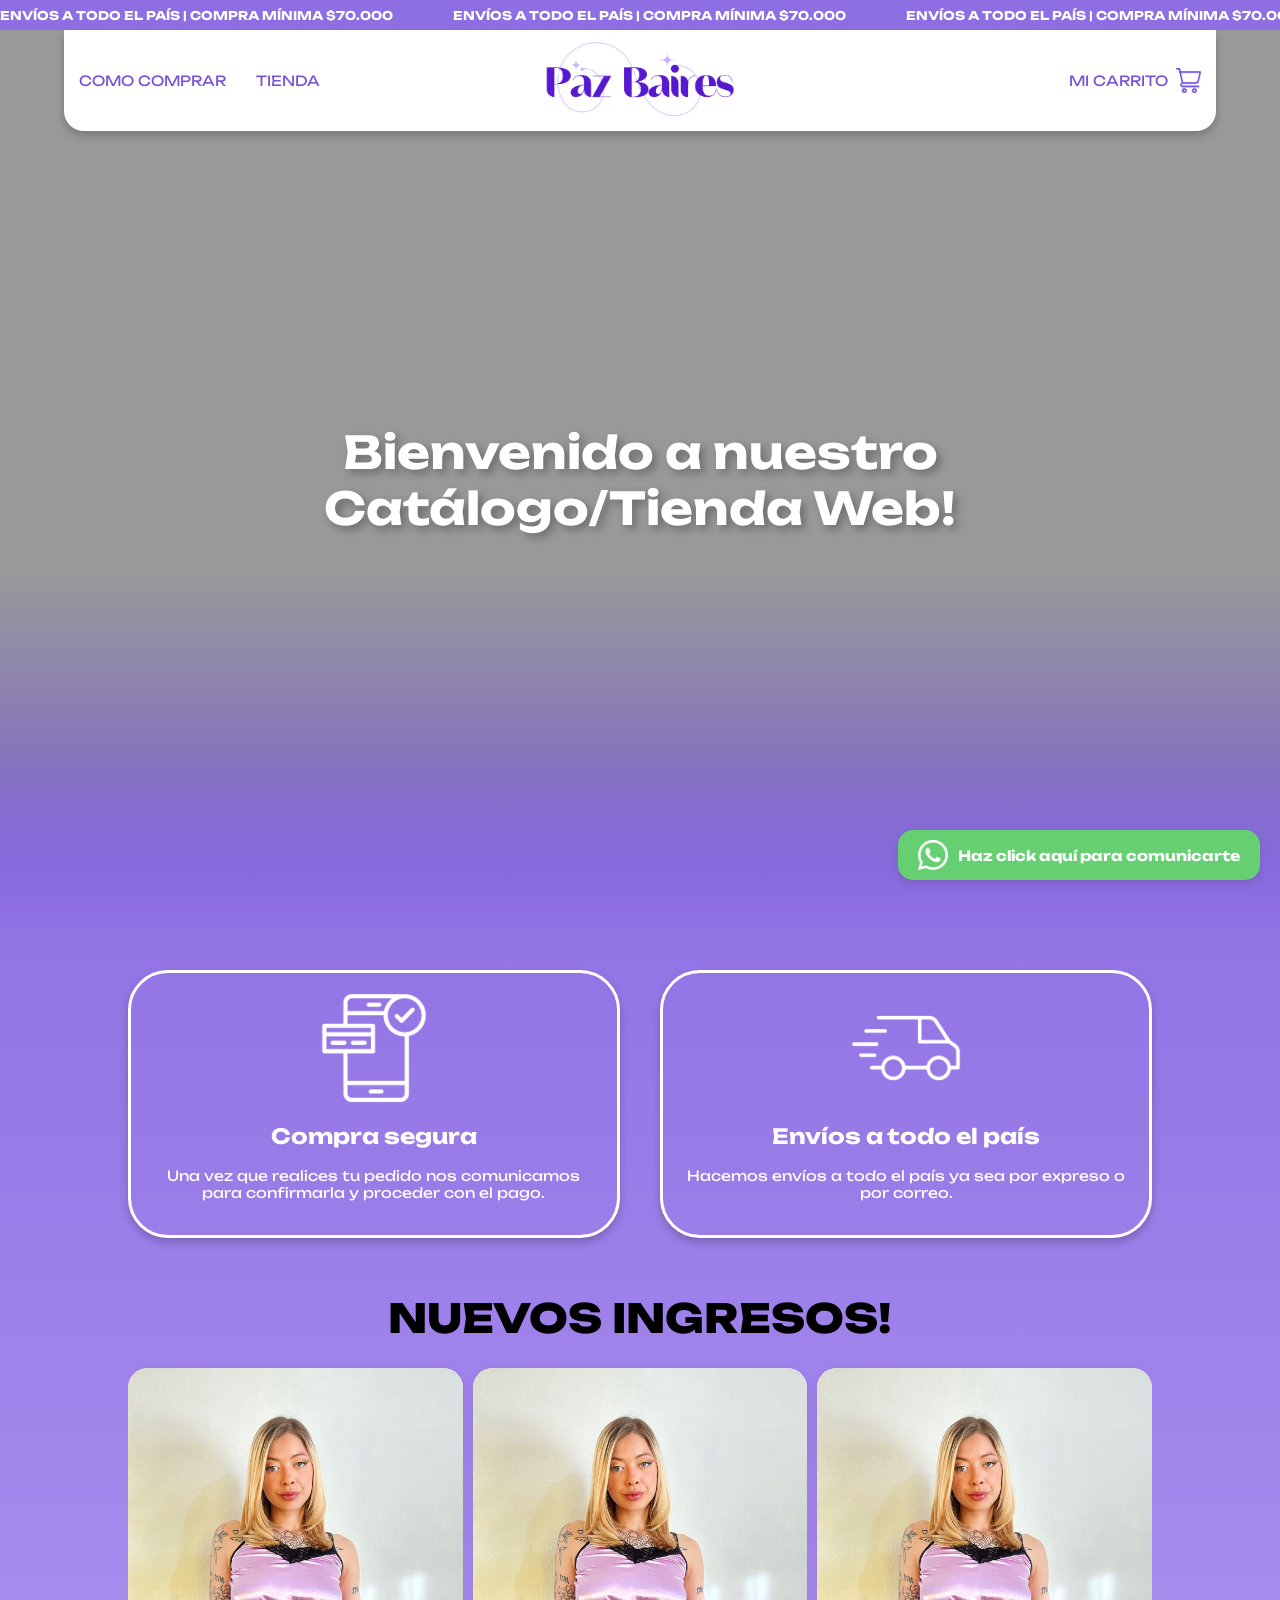
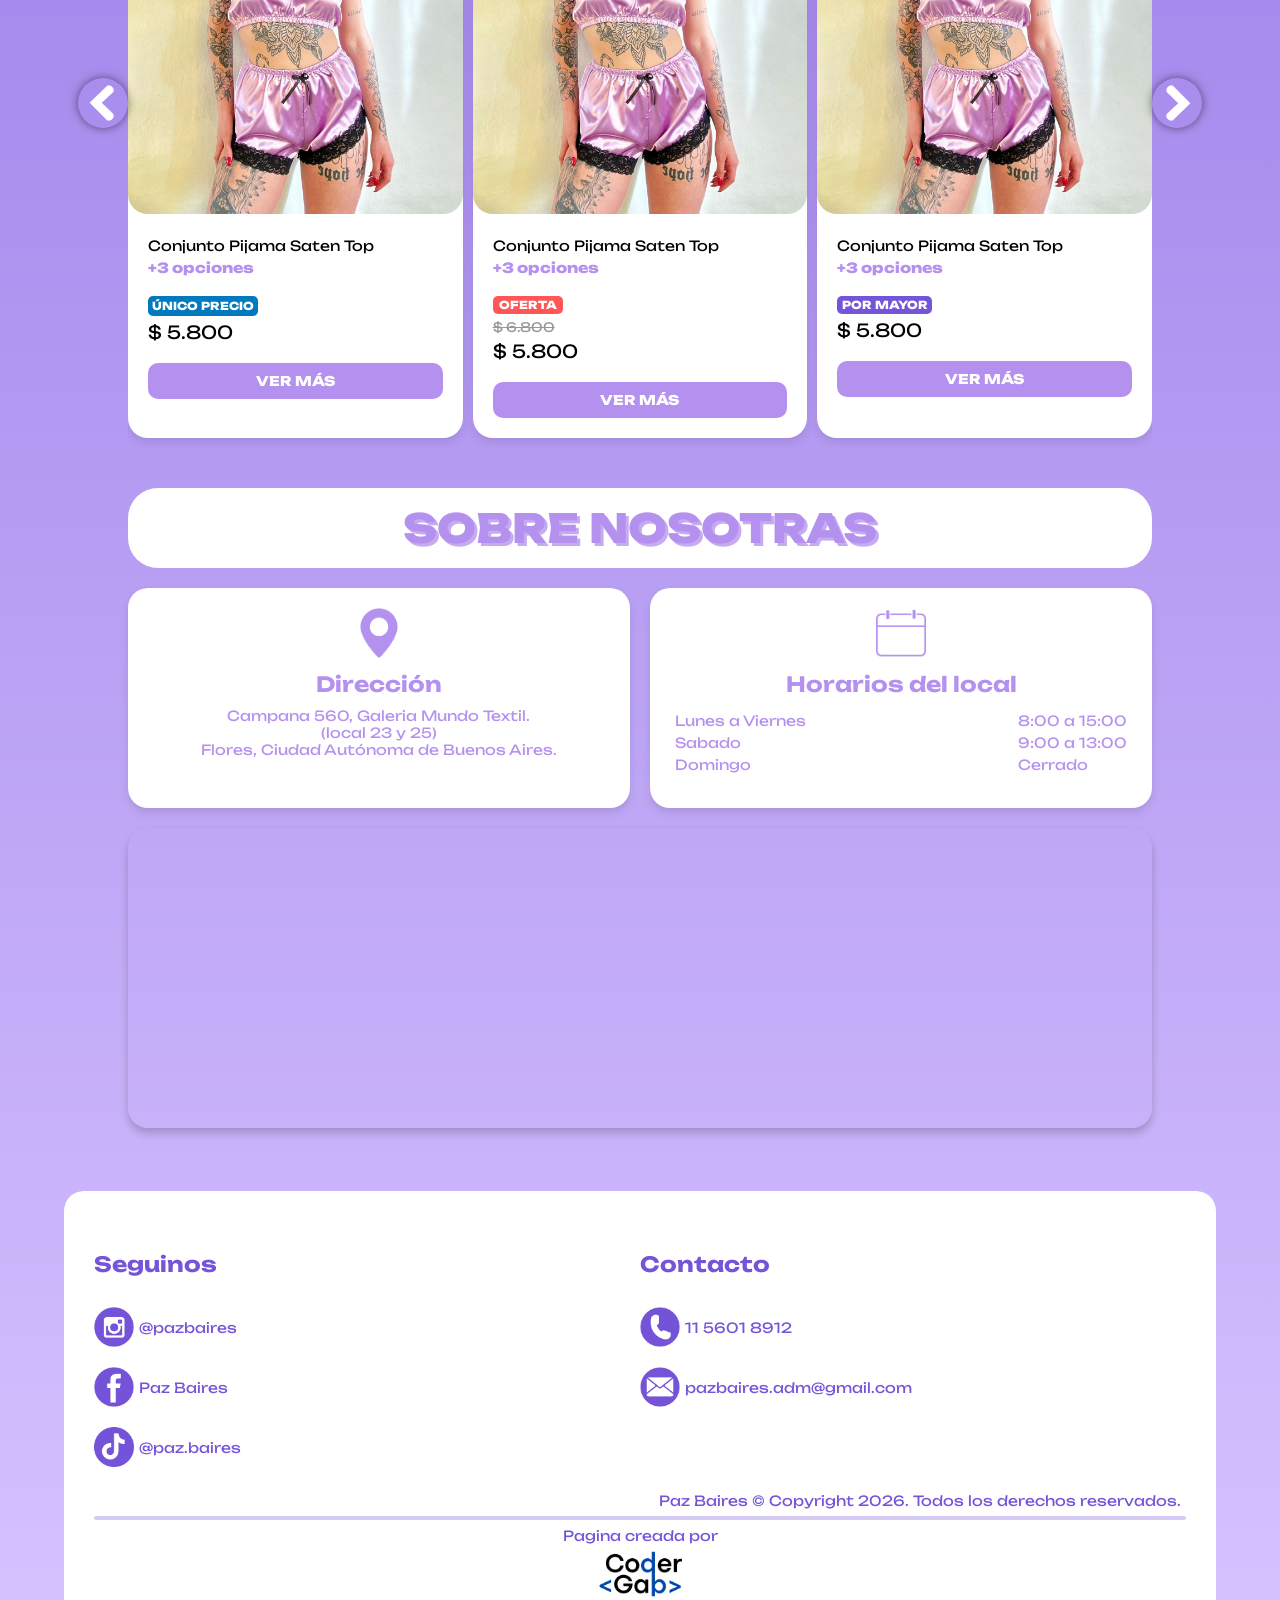
<file: index.html>
<!doctype html>
<html lang="en">
  <head>
    <meta charset="UTF-8" />
    <meta
      name="viewport"
      content="width=device-width, initial-scale=1.0, maximum-scale=1.0, user-scalable=no"
    />
    <link rel="icon" href="images/paz-baires-logotipo-blanco-2.webp" />
    <link rel="stylesheet" href="index.css" />

    <title>Paz Baires</title>
  </head>
  <body>
    <header>
      <div class="top-bar">
        <div class="marquee-track">
          <span>ENVÍOS A TODO EL PAÍS | COMPRA MÍNIMA $70.000</span>
          <span>ENVÍOS A TODO EL PAÍS | COMPRA MÍNIMA $70.000</span>
          <span>ENVÍOS A TODO EL PAÍS | COMPRA MÍNIMA $70.000</span>
          <span>ENVÍOS A TODO EL PAÍS | COMPRA MÍNIMA $70.000</span>
        </div>
        <div class="marquee-track">
          <span>ENVÍOS A TODO EL PAÍS | COMPRA MÍNIMA $70.000</span>
          <span>ENVÍOS A TODO EL PAÍS | COMPRA MÍNIMA $70.000</span>
          <span>ENVÍOS A TODO EL PAÍS | COMPRA MÍNIMA $70.000</span>
          <span>ENVÍOS A TODO EL PAÍS | COMPRA MÍNIMA $70.000</span>
        </div>
      </div>

      <div class="header">
        <div class="nav-link">
          <a href="como-comprar.html">COMO COMPRAR</a>
          <a href="tienda.html">TIENDA</a>
        </div>

        <a href="index.html" class="logo-container">
          <img class="logo" src="images/paz-baires-logotipo.webp" alt="" />
        </a>

        <a href="carrito.html" class="carrito"
          >MI CARRITO
          <img class="icon" src="images/carrito-icon.webp" alt="" />
        </a>
      </div>

      <section class="video-container">
        <!-- Video para PC -->
        <video autoplay muted loop playsinline class="video-bg video-pc">
          <source
            src="https://res.cloudinary.com/duoya2obs/video/upload/q_auto/f_auto/v1778288479/intro-pb-pc_l2ec3g.mp4"
            type="video/mp4"
          />
        </video>

        <!-- Video para Celu -->
        <video autoplay muted loop playsinline class="video-bg video-movil">
          <source
            src="https://res.cloudinary.com/duoya2obs/video/upload/q_auto/f_auto/v1778288474/intro-pb-celu_ehioaz.mp4"
            type="video/mp4"
          />
        </video>
        <div class="video-overlay">
          <h1>Bienvenido a nuestro Catálogo/Tienda Web!</h1>
        </div>
      </section>
    </header>
    <main>
      <section class="features">
        <div class="feature">
          <img src="images/transaccion-icon.webp" alt="" />
          <h2>Compra segura</h2>
          <p>
            Una vez que realices tu pedido nos comunicamos para confirmarla y
            proceder con el pago.
          </p>
        </div>
        <div class="feature">
          <img src="images/envio-icon.webp" alt="" />
          <h2>Envíos a todo el país</h2>
          <p>Hacemos envíos a todo el país ya sea por expreso o por correo.</p>
        </div>
      </section>

      <section class="productos nuevos-ingresos">
        <div class="cartel">NUEVOS INGRESOS!</div>
        <div class="carrusel-wrapper">
          <img
            src="images/flecha-izq.webp"
            class="flecha-carrusel prev"
            onclick="scrollCarrusel(-1, 'grid-nuevos')"
          />

          <div class="grid-productos" id="grid-nuevos">
            <div class="producto-card">
              <a href="" class="producto-href">
                <img
                  class="producto-img"
                  loading="lazy"
                  decoding="async"
                  src="images/ejemplo-producto.jpg"
                  alt=""
                />

                <div class="info-prod">
                  <div class="producto-header">
                    <p class="producto-name">Conjunto Pijama Saten Top</p>
                    <p class="opciones">+3 opciones</p>
                  </div>
                  <div class="precios">
                    <div class="caso-unico">
                      <div class="etiqueta-unico">ÚNICO PRECIO</div>
                      <p class="precio-unico">$ 5.800</p>
                    </div>
                  </div>
                  <button class="btn-ver-mas">VER MÁS</button>
                </div>
              </a>
            </div>

            <div class="producto-card">
              <a href="" class="producto-href">
                <img
                  class="producto-img"
                  loading="lazy"
                  decoding="async"
                  src="images/ejemplo-producto.jpg"
                  alt=""
                />

                <div class="info-prod">
                  <div class="producto-header">
                    <p class="producto-name">Conjunto Pijama Saten Top</p>
                    <p class="opciones">+3 opciones</p>
                  </div>
                  <div class="precios">
                    <div class="caso-oferta">
                      <div class="etiqueta-oferta">OFERTA</div>
                      <p class="precio-anterior">$ 6.800</p>
                      <p class="precio-oferta">$ 5.800</p>
                    </div>
                  </div>
                  <button class="btn-ver-mas">VER MÁS</button>
                </div>
              </a>
            </div>

            <div class="producto-card">
              <a href="" class="producto-href">
                <img
                  class="producto-img"
                  loading="lazy"
                  decoding="async"
                  src="images/ejemplo-producto.jpg"
                  alt=""
                />

                <div class="info-prod">
                  <div class="producto-header">
                    <p class="producto-name">Conjunto Pijama Saten Top</p>
                    <p class="opciones">+3 opciones</p>
                  </div>
                  <div class="precios">
                    <div class="caso-mayor-menor">
                      <!-- en este caso no se ve el precio por menor en el card pero en info-prod si se vera -->
                      <div class="por-mayor">
                        <div class="etiqueta-mayor">POR MAYOR</div>
                        <p class="precio-mayor">$ 5.800</p>
                      </div>
                    </div>
                  </div>
                  <button class="btn-ver-mas">VER MÁS</button>
                </div>
              </a>
            </div>

            <div class="producto-card">
              <a href="" class="producto-href">
                <img
                  class="producto-img"
                  loading="lazy"
                  decoding="async"
                  src="images/ejemplo-producto.jpg"
                  alt=""
                />

                <div class="info-prod">
                  <div class="producto-header">
                    <p class="producto-name">Conjunto Pijama Saten Top</p>
                    <p class="opciones">+3 opciones</p>
                  </div>
                  <div class="precios">
                    <div class="caso-docena">
                      <div class="etiqueta-docena">DOCENA</div>
                      <p class="precio-docena">$ 50.800</p>
                    </div>
                  </div>
                  <button class="btn-ver-mas">VER MÁS</button>
                </div>
              </a>
            </div>
          </div>

          <img
            src="images/flecha-der.webp"
            class="flecha-carrusel next"
            onclick="scrollCarrusel(1, 'grid-nuevos')"
          />
        </div>
      </section>

      <section class="sobre-nosotras">
        <div class="not-cartel">SOBRE NOSOTRAS</div>

        <div class="info-sobre-nosotras">
          <div class="direccion">
            <img
              class="icon-direccion"
              src="images/ubicacion-icon.webp"
              alt=""
            />
            <h2>Dirección</h2>
            <p>
              Campana 560, Galeria Mundo Textil. <br />
              (local 23 y 25) <br />
              Flores, Ciudad Autónoma de Buenos Aires.
            </p>
          </div>

          <div class="horarios">
            <img class="icon-horarios" src="images/horario-icon.webp" alt="" />
            <h2>Horarios del local</h2>
            <div class="semana">
              <div>
                <p>Lunes a Viernes</p>
                <p>Sabado</p>
                <p>Domingo</p>
              </div>

              <div>
                <p>8:00 a 15:00</p>
                <p>9:00 a 13:00</p>
                <p>Cerrado</p>
              </div>
            </div>
          </div>
        </div>
        <iframe
          src="https://www.google.com/maps/embed?pb=!1m18!1m12!1m3!1d4005.604315587541!2d-58.48012092344262!3d-34.62585005866887!2m3!1f0!2f0!3f0!3m2!1i1024!2i768!4f13.1!3m3!1m2!1s0x95bcc993267983a1%3A0x953bd5fab119147!2sPASEO%20DE%20COMPRAS%20MUNDO%20TEXTIL!5e1!3m2!1ses-419!2sar!4v1768789438516!5m2!1ses-419!2sar"
          width="100%"
          height="300"
          style="border: 0"
          allowfullscreen=""
          loading="lazy"
        ></iframe>
      </section>
    </main>
    <footer>
      <div class="container-footer">
        <div class="social-media-column">
          <h2 class="titles-footer">Seguinos</h2>
          <a class="data" target="_blank" href=""
            ><img
              class="icons-data"
              src="images/instagram-icon.webp"
              alt=""
            />@pazbaires</a
          >
          <a class="data" target="_blank" href=""
            ><img
              class="icons-data"
              src="images/facebook-icon.webp"
              alt=""
            />Paz Baires</a
          >
          <a class="data" target="_blank" href=""
            ><img
              class="icons-data"
              src="images/tiktok-icon.webp"
              alt=""
            />@paz.baires</a
          >
        </div>
        <div class="contact-column">
          <h2 class="titles-footer">Contacto</h2>
          <a class="data" target="_blank" href=""
            ><img class="icons-data" src="images/telefono-icon.webp" alt="" />11
            5601 8912</a
          >
          <a class="data" target="_blank" href=""
            ><img
              class="icons-data"
              src="images/correo-icon.webp"
              alt=""
            />pazbaires.adm@gmail.com</a
          >
        </div>
      </div>
      <div class="footer-footer">
        <div class="copyright">
          <p>Paz Baires © Copyright 2026. Todos los derechos reservados.</p>
          <hr />
        </div>
        <div class="firma-page">
          <p>Pagina creada por</p>
          <img src="images/GabCoder.webp" class="firma-icon" alt="" />
        </div>
      </div>
      <div class="chat-whatsapp">
        <input type="checkbox" id="chat-toggle" class="chat-toggle" />
        <label for="chat-toggle" class="chat-button">
          <img src="images/whatsapp-icon.webp" alt="" />Haz click aquí para
          comunicarte
        </label>

        <div class="chat-container">
          <div class="chat-header">
            <img
              src="images/paz-baires-logotipo-2.webp"
              class="chat-logo"
              alt=""
            />
            <div>
              <h3>Paz Baires</h3>
              <span class="status">En linea</span>
            </div>
            <label for="chat-toggle" class="close-chat">&times;</label>
          </div>
          <div class="chat-body">
            <div class="chat-message">
              <p>
                Hola! bienvenido a <b>Paz Baires. 😊</b><br />¿En qué podemos
                ayudarte?
              </p>
            </div>
          </div>
          <div class="chat-footer">
            <input
              type="text"
              id="user-message"
              placeholder="Hola! Vengo de la página web..."
            />
            <button class="send-btn" onclick="sendMessage()">➤</button>
          </div>
        </div>
      </div>
    </footer>
  </body>
</html>
</file>
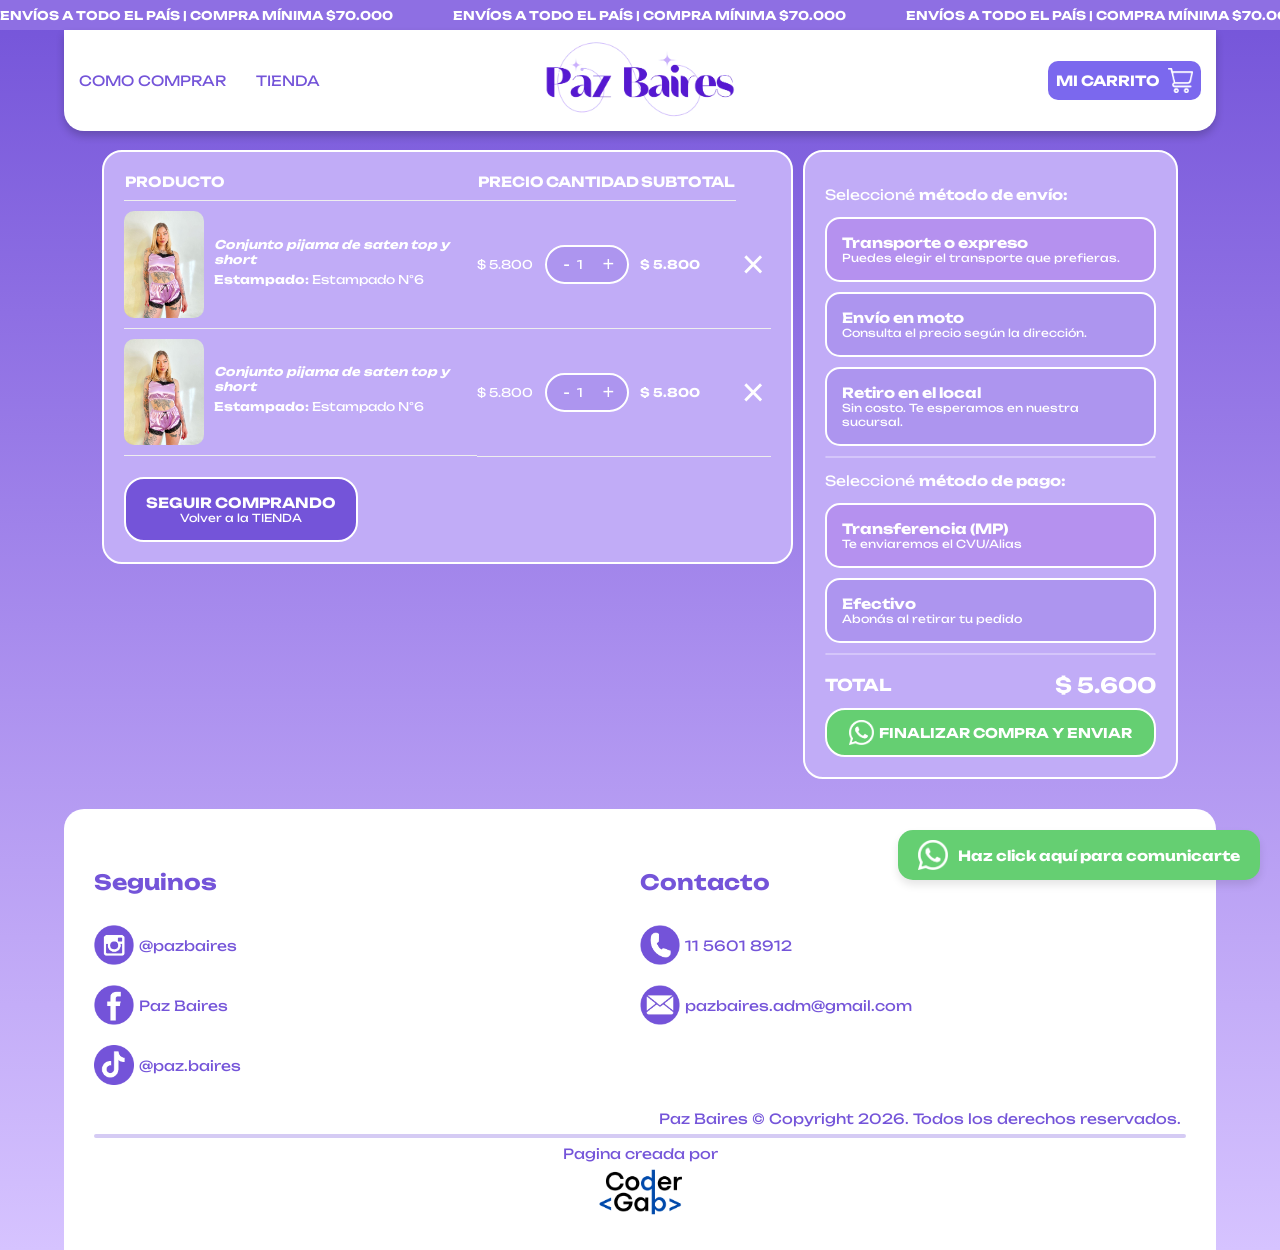
<file: carrito.html>
<!doctype html>
<html lang="en">
  <head>
    <meta charset="UTF-8" />
    <meta
      name="viewport"
      content="width=device-width, initial-scale=1.0, maximum-scale=1.0, user-scalable=no"
    />
    <link rel="icon" href="images/paz-baires-logotipo-blanco-2.webp" />
    <link rel="stylesheet" href="carrito.css" />

    <title>Paz Baires</title>
  </head>
  <body>
    <header>
      <div class="top-bar">
        <div class="marquee-track">
          <span>ENVÍOS A TODO EL PAÍS | COMPRA MÍNIMA $70.000</span>
          <span>ENVÍOS A TODO EL PAÍS | COMPRA MÍNIMA $70.000</span>
          <span>ENVÍOS A TODO EL PAÍS | COMPRA MÍNIMA $70.000</span>
          <span>ENVÍOS A TODO EL PAÍS | COMPRA MÍNIMA $70.000</span>
        </div>
        <div class="marquee-track">
          <span>ENVÍOS A TODO EL PAÍS | COMPRA MÍNIMA $70.000</span>
          <span>ENVÍOS A TODO EL PAÍS | COMPRA MÍNIMA $70.000</span>
          <span>ENVÍOS A TODO EL PAÍS | COMPRA MÍNIMA $70.000</span>
          <span>ENVÍOS A TODO EL PAÍS | COMPRA MÍNIMA $70.000</span>
        </div>
      </div>

      <div class="header">
        <div class="nav-link">
          <a href="como-comprar.html">COMO COMPRAR</a>
          <a href="tienda.html">TIENDA</a>
        </div>

        <a href="index.html" class="logo-container">
          <img class="logo" src="images/paz-baires-logotipo.webp" alt="" />
        </a>

        <a href="carrito.html" class="carrito active"
          >MI CARRITO
          <img class="icon" src="images/carrito-blanco-icon.webp" alt="" />
        </a>
      </div>
    </header>
    <main>
      <div class="carrito-wrapper">
        <div class="items-container">
          <table class="carrito-tabla">
            <thead>
              <tr>
                <th>PRODUCTO</th>
                <th>PRECIO</th>
                <th>CANTIDAD</th>
                <th>SUBTOTAL</th>
              </tr>
            </thead>

            <tbody id="carrito-body">
              <tr class="carrito-item">
                <td class="prod-detalles">
                  <img src="images/ejemplo-producto.jpg" alt="Producto" />
                  <div class="info-texto">
                    <p>
                      <b><i>Conjunto pijama de saten top y short</i></b>
                    </p>
                    <p class="variante-tag"><b>Estampado:</b> Estampado N°6</p>
                  </div>
                </td>

                <td class="prod-precio">$ 5.800</td>

                <td class="prod-qty">
                  <div class="qty-selector">
                    <button>-</button>
                    <input type="number" value="1" readonly />
                    <button>+</button>
                  </div>
                </td>

                <td class="prod-subtotal"><strong>$ 5.800</strong></td>

                <td class="prod-remove">
                  <button class="btn-remove">×</button>
                </td>
              </tr>
              <tr class="carrito-item">
                <td class="prod-detalles">
                  <img src="images/ejemplo-producto.jpg" alt="Producto" />
                  <div class="info-texto">
                    <p>
                      <b><i>Conjunto pijama de saten top y short</i></b>
                    </p>
                    <p class="variante-tag"><b>Estampado:</b> Estampado N°6</p>
                  </div>
                </td>

                <td class="prod-precio">$ 5.800</td>

                <td class="prod-qty">
                  <div class="qty-selector">
                    <button>-</button>
                    <input type="number" value="1" readonly />
                    <button>+</button>
                  </div>
                </td>

                <td class="prod-subtotal"><strong>$ 5.800</strong></td>

                <td class="prod-remove">
                  <button class="btn-remove">×</button>
                </td>
              </tr>
            </tbody>
          </table>

          <a href="tienda.html" class="btn-volver"
            ><b>SEGUIR COMPRANDO</b>
            <p>Volver a la TIENDA</p>
            </a
          >
        </div>

        <div class="totales-container">
          <div class="envio-section">
            <p>Seleccioné <b>método de envío:</b></p>
            <div class="envio-options">
              <label class="option-card active">
                <input type="radio" name="envio" value="expreso" />
                <div class="option-info">
                  <p><b>Transporte o expreso</b></p>
                  <p class="help-p">Puedes elegir el transporte que prefieras.</p>
                </div>
              </label>

              <label class="option-card">
                <input type="radio" name="envio" value="moto" />
                <div class="option-info">
                  <p><b>Envío en moto</b></p>
                  <p class="help-p">Consulta el precio según la dirección.</p>
                </div>
              </label>

              <label class="option-card">
                <input type="radio" name="envio" value="local" />
                <div class="">
                  <p><b>Retiro en el local</b></p>
                  <p class="help-p">Sin costo. Te esperamos en nuestra sucursal.</p>
                </div>
              </label>
            </div>

            <hr class="hr-carrito" />

            <div class="pago-section">
              <p>Seleccioné <b>método de pago:</b></p>
              <div class="pago-options">
                <label class="option-card active">
                  <input type="radio" name="pago" value="transferencia" />
                  <div class="option-info">
                    <p><b>Transferencia (MP)</b></p>
                    <p class="help-p">Te enviaremos el CVU/Alias</p>
                  </div>
                </label>

                <label class="option-card">
                  <input type="radio" name="pago" value="efectivo" />
                  <div class="option-info">
                    <p><b>Efectivo</b></p>
                    <p class="help-p">Abonás al retirar tu pedido</p>
                  </div>
                </label>
              </div>
            </div>

            <hr class="hr-carrito" />

            <div class="total-row">
              <h3>TOTAL</h3>
              <h2>$ 5.600</h2>
            </div>

            <button class="btn-enviar">
              <img src="images/whatsapp-icon.webp" alt="" />
              FINALIZAR COMPRA Y ENVIAR
            </button>
          </div>
        </div>
      </div>
    </main>
    <footer>
      <div class="container-footer">
        <div class="social-media-column">
          <h2 class="titles-footer">Seguinos</h2>
          <a class="data" target="_blank" href=""
            ><img
              class="icons-data"
              src="images/instagram-icon.webp"
              alt=""
            />@pazbaires</a
          >
          <a class="data" target="_blank" href=""
            ><img
              class="icons-data"
              src="images/facebook-icon.webp"
              alt=""
            />Paz Baires</a
          >
          <a class="data" target="_blank" href=""
            ><img
              class="icons-data"
              src="images/tiktok-icon.webp"
              alt=""
            />@paz.baires</a
          >
        </div>
        <div class="contact-column">
          <h2 class="titles-footer">Contacto</h2>
          <a class="data" target="_blank" href=""
            ><img class="icons-data" src="images/telefono-icon.webp" alt="" />11
            5601 8912</a
          >
          <a class="data" target="_blank" href=""
            ><img
              class="icons-data"
              src="images/correo-icon.webp"
              alt=""
            />pazbaires.adm@gmail.com</a
          >
        </div>
      </div>
      <div class="footer-footer">
        <div class="copyright">
          <p>Paz Baires © Copyright 2026. Todos los derechos reservados.</p>
          <hr />
        </div>
        <div class="firma-page">
          <p>Pagina creada por</p>
          <img src="images/GabCoder.webp" class="firma-icon" alt="" />
        </div>
      </div>
      <div class="chat-whatsapp">
        <input type="checkbox" id="chat-toggle" class="chat-toggle" />
        <label for="chat-toggle" class="chat-button">
          <img src="images/whatsapp-icon.webp" alt="" />Haz click aquí para
          comunicarte
        </label>

        <div class="chat-container">
          <div class="chat-header">
            <img
              src="images/paz-baires-logotipo-2.webp"
              class="chat-logo"
              alt=""
            />
            <div>
              <h3>Paz Baires</h3>
              <span class="status">En linea</span>
            </div>
            <label for="chat-toggle" class="close-chat">&times;</label>
          </div>
          <div class="chat-body">
            <div class="chat-message">
              <p>
                Hola! bienvenido a <b>Paz Baires. 😊</b><br />¿En qué podemos
                ayudarte?
              </p>
            </div>
          </div>
          <div class="chat-footer">
            <input
              type="text"
              id="user-message"
              placeholder="Hola! Vengo de la página web..."
            />
            <button class="send-btn" onclick="sendMessage()">➤</button>
          </div>
        </div>
      </div>
    </footer>
  </body>
</html>
</file>
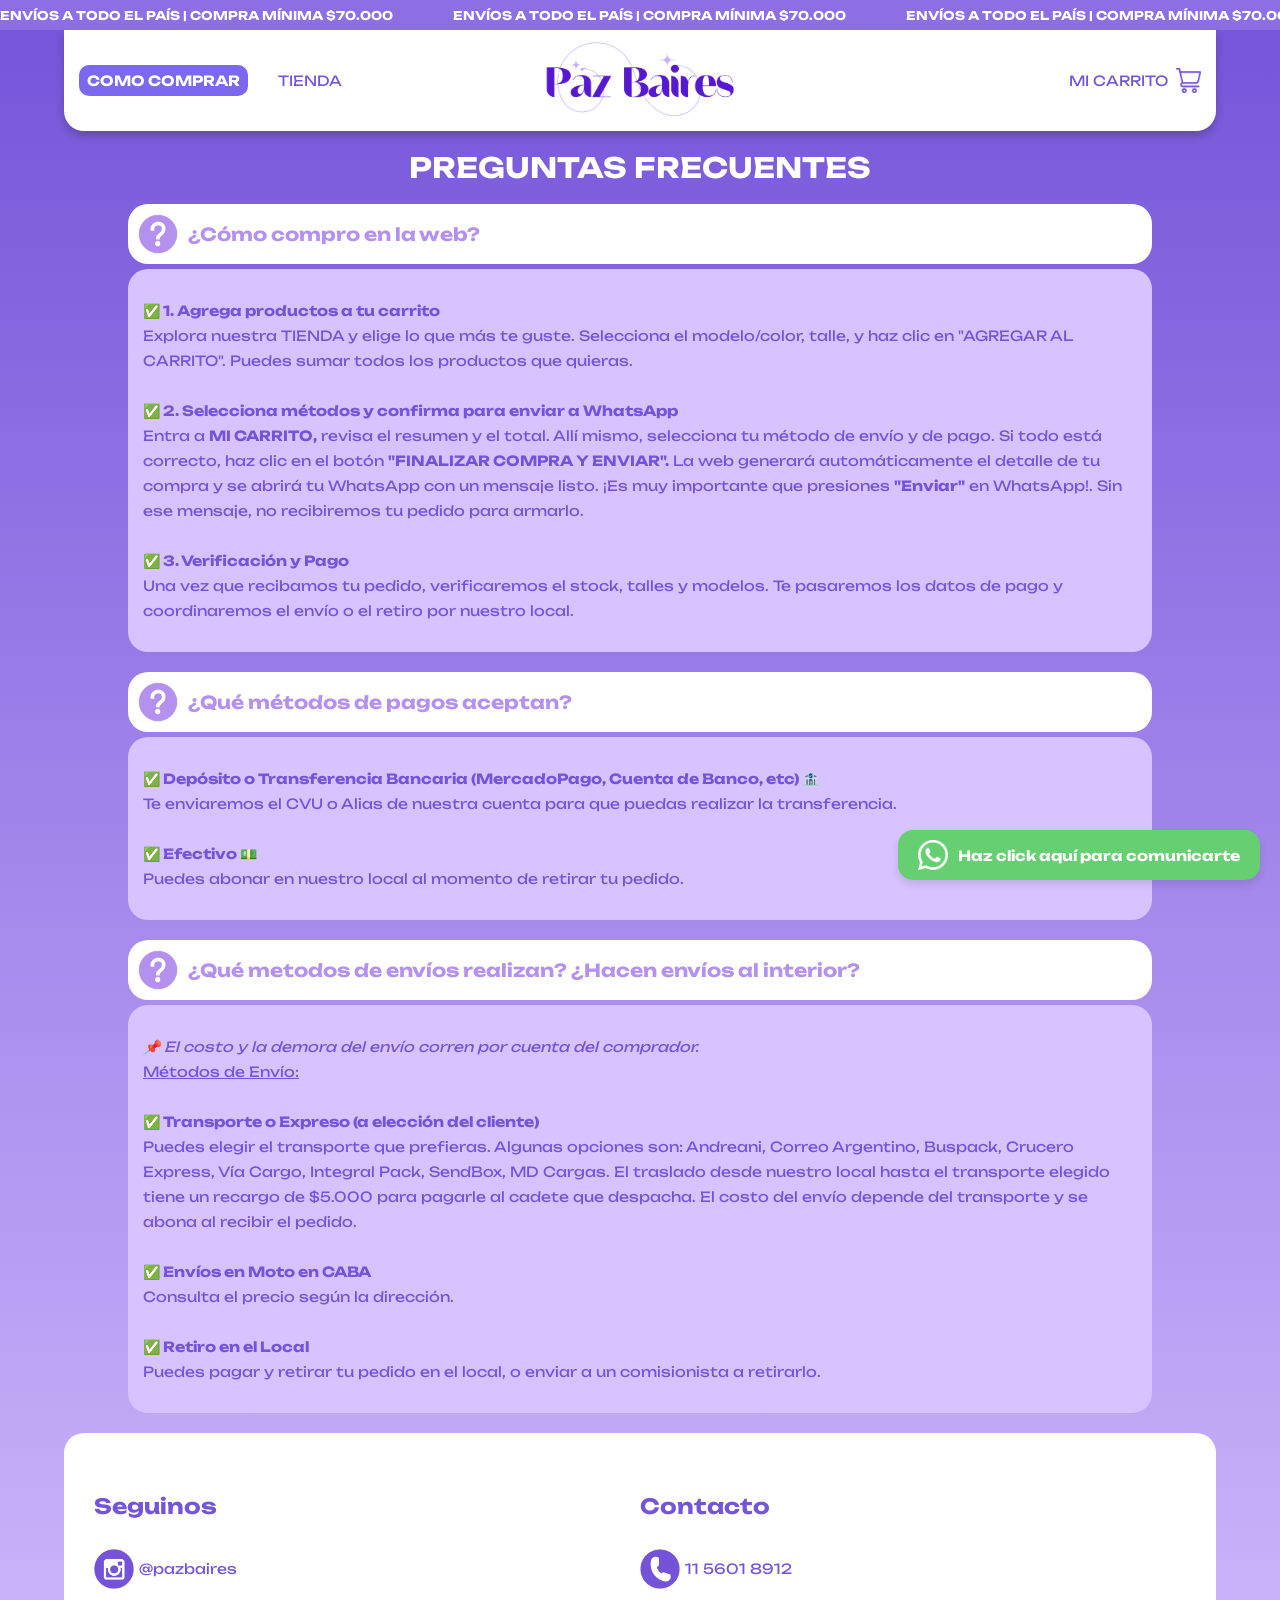
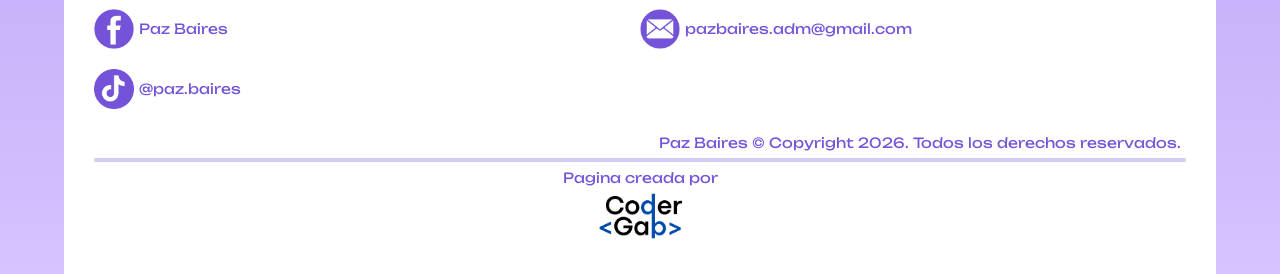
<file: como-comprar.html>
<!doctype html>
<html lang="en">
  <head>
    <meta charset="UTF-8" />
    <meta
      name="viewport"
      content="width=device-width, initial-scale=1.0, maximum-scale=1.0, user-scalable=no"
    />
    <link rel="icon" href="images/paz-baires-logotipo-blanco-2.webp" />
    <link rel="stylesheet" href="como-comprar.css" />

    <title>Paz Baires</title>
  </head>
  <body>
    <header>
      <div class="top-bar">
        <div class="marquee-track">
          <span>ENVÍOS A TODO EL PAÍS | COMPRA MÍNIMA $70.000</span>
          <span>ENVÍOS A TODO EL PAÍS | COMPRA MÍNIMA $70.000</span>
          <span>ENVÍOS A TODO EL PAÍS | COMPRA MÍNIMA $70.000</span>
          <span>ENVÍOS A TODO EL PAÍS | COMPRA MÍNIMA $70.000</span>
        </div>
        <div class="marquee-track">
          <span>ENVÍOS A TODO EL PAÍS | COMPRA MÍNIMA $70.000</span>
          <span>ENVÍOS A TODO EL PAÍS | COMPRA MÍNIMA $70.000</span>
          <span>ENVÍOS A TODO EL PAÍS | COMPRA MÍNIMA $70.000</span>
          <span>ENVÍOS A TODO EL PAÍS | COMPRA MÍNIMA $70.000</span>
        </div>
      </div>

      <div class="header">
        <div class="nav-link">
          <a href="como-comprar.html" class="active">COMO COMPRAR</a>
          <a href="tienda.html">TIENDA</a>
        </div>

        <a href="index.html" class="logo-container">
          <img class="logo" src="images/paz-baires-logotipo.webp" alt="" />
        </a>

        <a href="carrito.html" class="carrito"
          >MI CARRITO
          <img class="icon" src="images/carrito-icon.webp" alt="" />
        </a>
      </div>
    </header>
    <main>
      <h1 class="preguntas-frecuentes">PREGUNTAS FRECUENTES</h1>

      <section class="acordeon">
        <div class="acordeon-item">
          <div class="header-item">
            <img src="images/pregunta-icon.webp" class="icon-acordeon" alt="" />
            <b>¿Cómo compro en la web?</b>
          </div>

          <div class="contenido-acordeon">
            <p>
              <b>✅ 1. Agrega productos a tu carrito</b>
              <br />
              Explora nuestra TIENDA y elige lo que más te guste. Selecciona el
              modelo/color, talle, y haz clic en "AGREGAR AL CARRITO". Puedes
              sumar todos los productos que quieras.

              <br /><br />

              <b>✅ 2. Selecciona métodos y confirma para enviar a WhatsApp</b>
              <br />
              Entra a <b>MI CARRITO,</b> revisa el resumen y el total. Allí
              mismo, selecciona tu método de envío y de pago. Si todo está
              correcto, haz clic en el botón
              <b>"FINALIZAR COMPRA Y ENVIAR".</b> La web generará
              automáticamente el detalle de tu compra y se abrirá tu WhatsApp
              con un mensaje listo. ¡Es muy importante que presiones
              <b>"Enviar"</b> en WhatsApp!. Sin ese mensaje, no recibiremos tu
              pedido para armarlo.

              <br /><br />

              <b>✅ 3. Verificación y Pago</b> <br />
              Una vez que recibamos tu pedido, verificaremos el stock, talles y
              modelos. Te pasaremos los datos de pago y coordinaremos el envío o
              el retiro por nuestro local.
            </p>
          </div>
        </div>

        <div class="acordeon-item">
          <div class="header-item">
            <img src="images/pregunta-icon.webp" class="icon-acordeon" alt="" />
            <b>¿Qué métodos de pagos aceptan?</b>
          </div>

          <div class="contenido-acordeon">
            <p>
              <b
                >✅ Depósito o Transferencia Bancaria (MercadoPago, Cuenta de
                Banco, etc) 🏦</b
              >
              <br />
              Te enviaremos el CVU o Alias de nuestra cuenta para que puedas
              realizar la transferencia.

              <br /><br />

              <b>✅ Efectivo 💵</b>
              <br />
              Puedes abonar en nuestro local al momento de retirar tu pedido.
            </p>
          </div>
        </div>

        <div class="acordeon-item">
          <div class="header-item">
            <img src="images/pregunta-icon.webp" class="icon-acordeon" alt="" />
            <b>¿Qué metodos de envíos realizan? ¿Hacen envíos al interior?</b>
          </div>

          <div class="contenido-acordeon">
            <p>
              <i
                >📌 El costo y la demora del envío corren por cuenta del
                comprador.</i
              >
              <br />

              <u>Métodos de Envío:</u>
              <br /><br />

              <b>✅ Transporte o Expreso (a elección del cliente)</b>
              <br />
              Puedes elegir el transporte que prefieras. Algunas opciones son:
              Andreani, Correo Argentino, Buspack, Crucero Express, Vía Cargo,
              Integral Pack, SendBox, MD Cargas. El traslado desde nuestro local
              hasta el transporte elegido tiene un recargo de $5.000 para
              pagarle al cadete que despacha. El costo del envío depende del
              transporte y se abona al recibir el pedido.

              <br /><br />

              <b>✅ Envíos en Moto en CABA</b>
              <br />
              Consulta el precio según la dirección.

              <br /><br />

              <b>✅ Retiro en el Local</b>
              <br />
              Puedes pagar y retirar tu pedido en el local, o enviar a un
              comisionista a retirarlo.
            </p>
          </div>
        </div>
      </section>
    </main>
    <footer>
      <div class="container-footer">
        <div class="social-media-column">
          <h2 class="titles-footer">Seguinos</h2>
          <a class="data" target="_blank" href=""
            ><img
              class="icons-data"
              src="images/instagram-icon.webp"
              alt=""
            />@pazbaires</a
          >
          <a class="data" target="_blank" href=""
            ><img
              class="icons-data"
              src="images/facebook-icon.webp"
              alt=""
            />Paz Baires</a
          >
          <a class="data" target="_blank" href=""
            ><img
              class="icons-data"
              src="images/tiktok-icon.webp"
              alt=""
            />@paz.baires</a
          >
        </div>
        <div class="contact-column">
          <h2 class="titles-footer">Contacto</h2>
          <a class="data" target="_blank" href=""
            ><img class="icons-data" src="images/telefono-icon.webp" alt="" />11
            5601 8912</a
          >
          <a class="data" target="_blank" href=""
            ><img
              class="icons-data"
              src="images/correo-icon.webp"
              alt=""
            />pazbaires.adm@gmail.com</a
          >
        </div>
      </div>
      <div class="footer-footer">
        <div class="copyright">
          <p>Paz Baires © Copyright 2026. Todos los derechos reservados.</p>
          <hr />
        </div>
        <div class="firma-page">
          <p>Pagina creada por</p>
          <img src="images/GabCoder.webp" class="firma-icon" alt="" />
        </div>
      </div>
      <div class="chat-whatsapp">
        <input type="checkbox" id="chat-toggle" class="chat-toggle" />
        <label for="chat-toggle" class="chat-button">
          <img src="images/whatsapp-icon.webp" alt="" />Haz click aquí para
          comunicarte
        </label>

        <div class="chat-container">
          <div class="chat-header">
            <img
              src="images/paz-baires-logotipo-2.webp"
              class="chat-logo"
              alt=""
            />
            <div>
              <h3>Paz Baires</h3>
              <span class="status">En linea</span>
            </div>
            <label for="chat-toggle" class="close-chat">&times;</label>
          </div>
          <div class="chat-body">
            <div class="chat-message">
              <p>
                Hola! bienvenido a <b>Paz Baires. 😊</b><br />¿En qué podemos
                ayudarte?
              </p>
            </div>
          </div>
          <div class="chat-footer">
            <input
              type="text"
              id="user-message"
              placeholder="Hola! Vengo de la página web..."
            />
            <button class="send-btn" onclick="sendMessage()">➤</button>
          </div>
        </div>
      </div>
    </footer>
  </body>
</html>
</file>
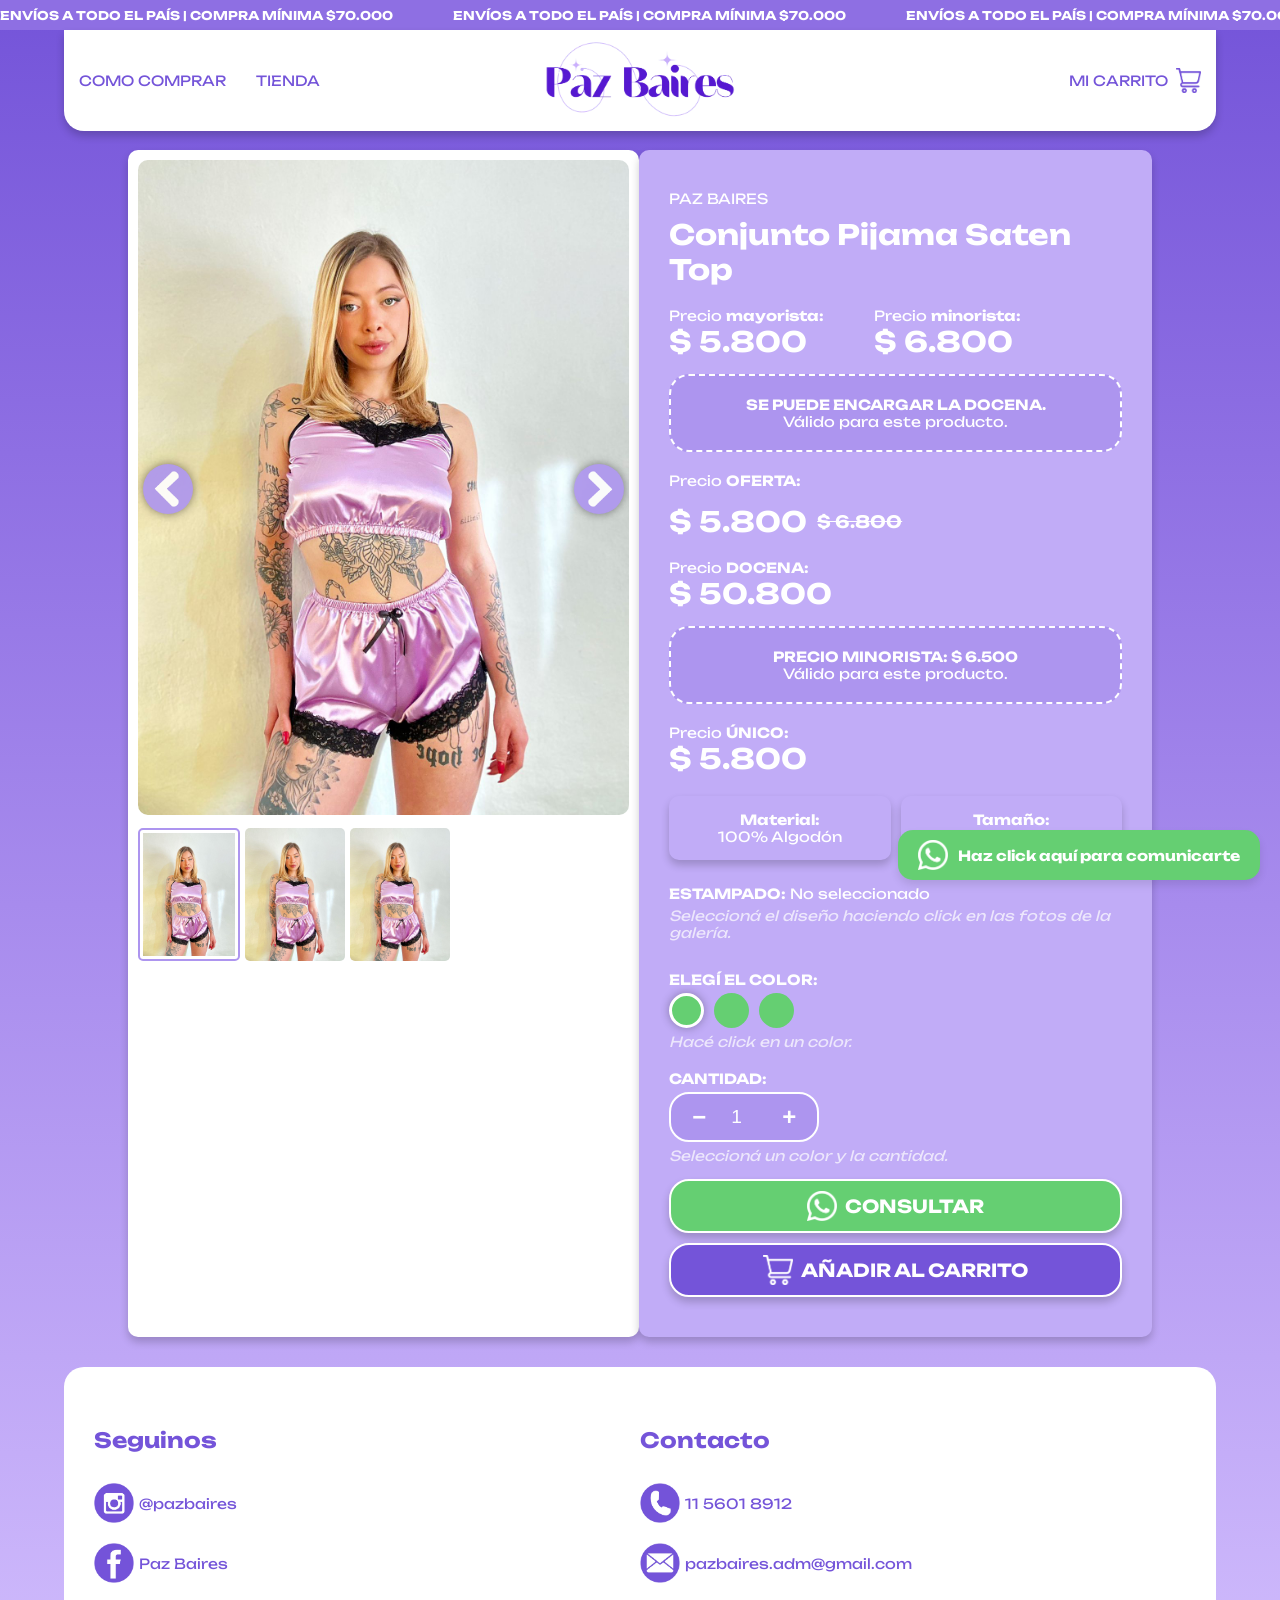
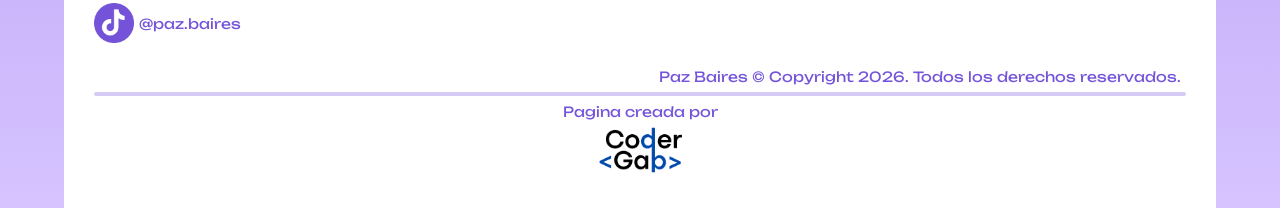
<file: info-producto.html>
<!doctype html>
<html lang="en">
  <head>
    <meta charset="UTF-8" />
    <meta
      name="viewport"
      content="width=device-width, initial-scale=1.0, maximum-scale=1.0, user-scalable=no"
    />
    <link rel="icon" href="images/paz-baires-logotipo-blanco-2.webp" />
    <link rel="stylesheet" href="info-producto.css" />

    <title>Paz Baires</title>
  </head>
  <body>
    <header>
      <div class="top-bar">
        <div class="marquee-track">
          <span>ENVÍOS A TODO EL PAÍS | COMPRA MÍNIMA $70.000</span>
          <span>ENVÍOS A TODO EL PAÍS | COMPRA MÍNIMA $70.000</span>
          <span>ENVÍOS A TODO EL PAÍS | COMPRA MÍNIMA $70.000</span>
          <span>ENVÍOS A TODO EL PAÍS | COMPRA MÍNIMA $70.000</span>
        </div>
        <div class="marquee-track">
          <span>ENVÍOS A TODO EL PAÍS | COMPRA MÍNIMA $70.000</span>
          <span>ENVÍOS A TODO EL PAÍS | COMPRA MÍNIMA $70.000</span>
          <span>ENVÍOS A TODO EL PAÍS | COMPRA MÍNIMA $70.000</span>
          <span>ENVÍOS A TODO EL PAÍS | COMPRA MÍNIMA $70.000</span>
        </div>
      </div>

      <div class="header">
        <div class="nav-link">
          <a href="como-comprar.html">COMO COMPRAR</a>
          <a href="tienda.html">TIENDA</a>
        </div>

        <a href="index.html" class="logo-container">
          <img class="logo" src="images/paz-baires-logotipo.webp" alt="" />
        </a>

        <a href="carrito.html" class="carrito"
          >MI CARRITO
          <img class="icon" src="images/carrito-icon.webp" alt="" />
        </a>
      </div>
    </header>
    <main>
      <div class="product-container">
        <div class="product-gallery">
          <div class="main-image-wrapper">
            <img
              src="images/flecha-izq.webp"
              class="nav-arrow prev-arrow"
              id="prevBtn"
              alt="Anterior"
            />

            <div class="main-image">
              <img src="images/ejemplo-producto.jpg" id="mainImg" alt="" />
            </div>

            <img
              src="images/flecha-der.webp"
              class="nav-arrow next-arrow"
              id="prevBtn"
              alt="Anterior"
            />
          </div>
          <div class="thumbnails" id="thumbBar">
            <img
              src="images/ejemplo-producto.jpg"
              class="image-select active"
              alt=""
            />
            <img
              src="images/ejemplo-producto.jpg"
              class="image-select"
              alt=""
            />
            <img
              src="images/ejemplo-producto.jpg"
              class="image-select"
              alt=""
            />
          </div>
        </div>

        <div class="product-info">
          <div class="product-header">
            <p>PAZ BAIRES</p>
            <h1>Conjunto Pijama Saten Top</h1>
          </div>

          <!---- SOLO TIENE QUE ESTAR UN CASO!! ---->

          <div class="price-section"> <!---- CASO MAYOR MENOR ---->
            <div class="mayor-menor">
              <div class="precio-mayorista">
                <p>Precio <b>mayorista:</b></p>
                <h1>$ 5.800</h1>
              </div>
              <div class="precio-minorista">
                <p>Precio <b>minorista:</b></p>
                <h1>$ 6.800</h1>
              </div>
            </div>
            <div class="beneficio">
              <b>SE PUEDE ENCARGAR LA DOCENA.</b>
              <br />
              Válido para este producto.
            </div>
          </div>

          <div class="price-section"> <!---- CASO OFERTA ---->
            <p>Precio <b>OFERTA:</b></p>
            <div class="precio-oferta">
              <h1>$ 5.800</h1>
              <p>$ 6.800</p>
            </div>
          </div>

          <div class="price-section"> <!---- CASO DOCENA ---->
            <div class="docena">
              <p>Precio <b>DOCENA:</b></p>
              <h1>$ 50.800</h1>
            </div>
            <div class="beneficio">
              <b>PRECIO MINORISTA: $ 6.500</b>
              <br />
              Válido para este producto.
            </div>
          </div>

          <div class="price-section"> <!---- CASO UNICO ---->
            <div class="unico">
              <p>Precio <b>ÚNICO:</b></p>
              <h1>$ 5.800</h1>
            </div>
          </div>

          <div id="techDetails" class="details-grid">
            <div class="detail"><b>Material:</b> <br />100% Algodón</div>
            <div class="detail"><b>Tamaño:</b> <br />50x80cm</div>
          </div>

          <!---- SOLO TIENE QUE ESTAR UN CASO!! ---->

          <div id="variantSelector" class="selector-section"> <!---- CASO ESTAMPADO ---->
            <p><b>ESTAMPADO:</b> No seleccionado</p>
            <p class="help-p">
              <i>Seleccioná el diseño haciendo click en las fotos de la galería.</i>
            </p>
          </div>

          <div id="variantSelector" class="selector-section"> <!---- CASO COLOR ---->
            <p><b>ELEGÍ EL COLOR:</b></p>
            <div class="color-grid">
              <div class="color-dot active"></div>
              <div class="color-dot"></div>
              <div class="color-dot"></div>
            </div>
            <p class="help-p">
              <i>Hacé click en un color.</i>
            </p>
          </div>

          <div class="quantity-selector">
            <p><b>CANTIDAD:</b></p>
            <div class="quantity-controls">
              <button type="button" class="qty-btn" id="decreaseQty">−</button>
              <input
                type="number"
                id="itemQuantity"
                value="1"
                min="1"
                readonly
              />
              <button type="button" class="qty-btn" id="increaseQty">+</button>
            </div>
            <p id="guia-seleccion" class="help-p"><i>Seleccioná un color y la cantidad.</i></p>
          </div>

          <div class="btns">
            <button class="btn-whatsapp">
              <img src="images/whatsapp-icon.webp" class="icon-btn" alt="">
              CONSULTAR
            </button>
            <button class="btn-add-cart">
              <img src="images/carrito-blanco-icon.webp" class="icon-btn" alt="">
              AÑADIR AL CARRITO
            </button>
          </div>
        </div>
      </div>
    </main>
    <footer>
      <div class="container-footer">
        <div class="social-media-column">
          <h2 class="titles-footer">Seguinos</h2>
          <a class="data" target="_blank" href=""
            ><img
              class="icons-data"
              src="images/instagram-icon.webp"
              alt=""
            />@pazbaires</a
          >
          <a class="data" target="_blank" href=""
            ><img
              class="icons-data"
              src="images/facebook-icon.webp"
              alt=""
            />Paz Baires</a
          >
          <a class="data" target="_blank" href=""
            ><img
              class="icons-data"
              src="images/tiktok-icon.webp"
              alt=""
            />@paz.baires</a
          >
        </div>
        <div class="contact-column">
          <h2 class="titles-footer">Contacto</h2>
          <a class="data" target="_blank" href=""
            ><img class="icons-data" src="images/telefono-icon.webp" alt="" />11
            5601 8912</a
          >
          <a class="data" target="_blank" href=""
            ><img
              class="icons-data"
              src="images/correo-icon.webp"
              alt=""
            />pazbaires.adm@gmail.com</a
          >
        </div>
      </div>
      <div class="footer-footer">
        <div class="copyright">
          <p>Paz Baires © Copyright 2026. Todos los derechos reservados.</p>
          <hr />
        </div>
        <div class="firma-page">
          <p>Pagina creada por</p>
          <img src="images/GabCoder.webp" class="firma-icon" alt="" />
        </div>
      </div>
      <div class="chat-whatsapp">
        <input type="checkbox" id="chat-toggle" class="chat-toggle" />
        <label for="chat-toggle" class="chat-button">
          <img src="images/whatsapp-icon.webp" alt="" />Haz click aquí para
          comunicarte
        </label>

        <div class="chat-container">
          <div class="chat-header">
            <img
              src="images/paz-baires-logotipo-2.webp"
              class="chat-logo"
              alt=""
            />
            <div>
              <h3>Paz Baires</h3>
              <span class="status">En linea</span>
            </div>
            <label for="chat-toggle" class="close-chat">&times;</label>
          </div>
          <div class="chat-body">
            <div class="chat-message">
              <p>
                Hola! bienvenido a <b>Paz Baires. 😊</b><br />¿En qué podemos
                ayudarte?
              </p>
            </div>
          </div>
          <div class="chat-footer">
            <input
              type="text"
              id="user-message"
              placeholder="Hola! Vengo de la página web..."
            />
            <button class="send-btn" onclick="sendMessage()">➤</button>
          </div>
        </div>
      </div>
    </footer>
  </body>
</html>
</file>
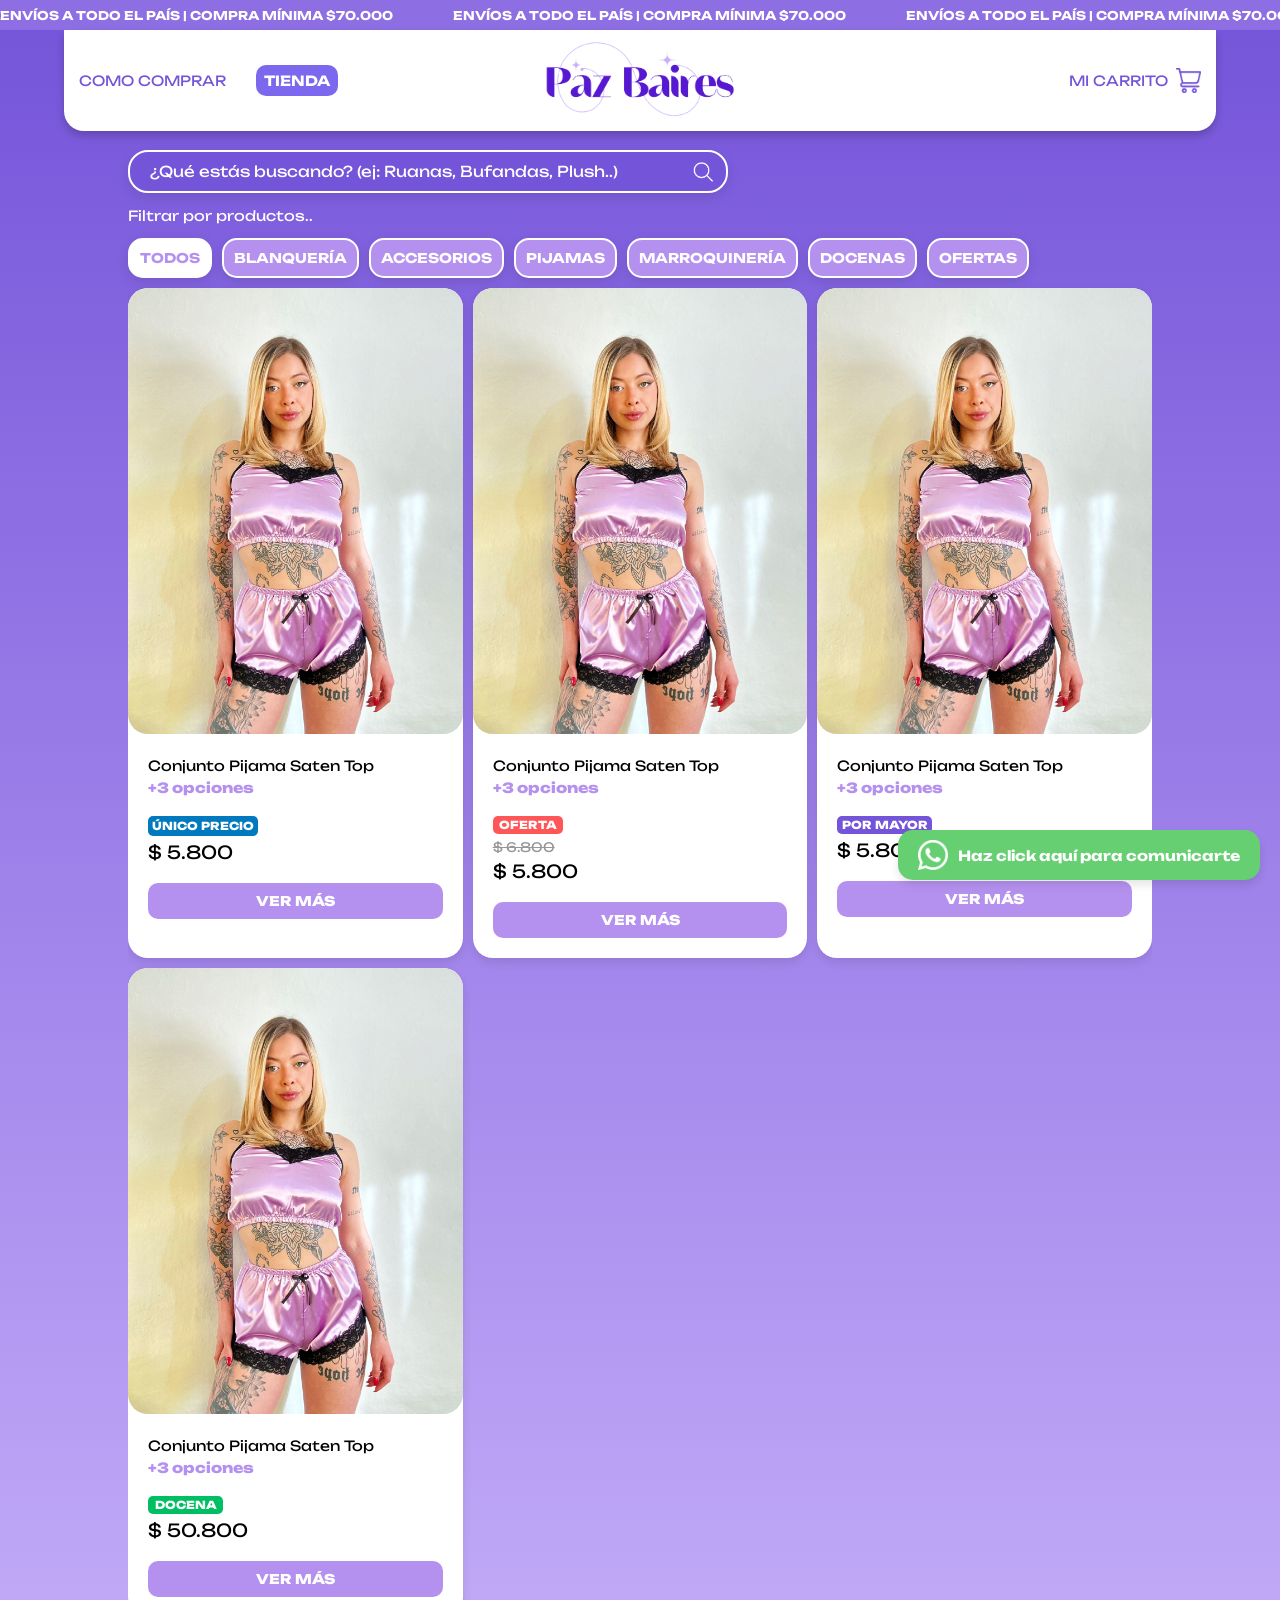
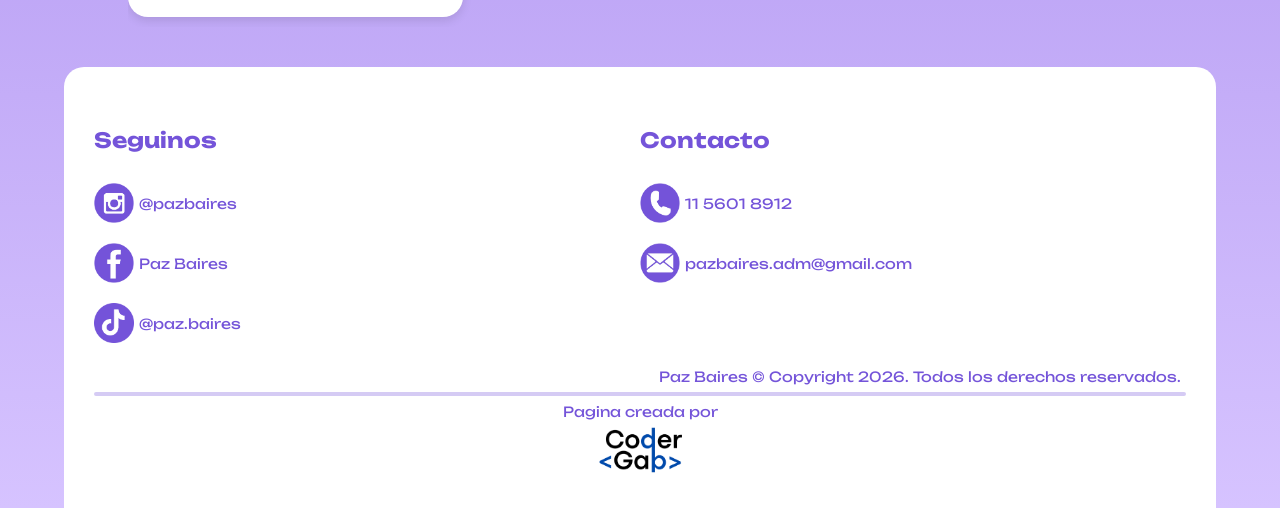
<file: tienda.html>
<!doctype html>
<html lang="en">
  <head>
    <meta charset="UTF-8" />
    <meta
      name="viewport"
      content="width=device-width, initial-scale=1.0, maximum-scale=1.0, user-scalable=no"
    />
    <link rel="icon" href="images/paz-baires-logotipo-blanco-2.webp" />
    <link rel="stylesheet" href="tienda.css" />

    <title>Paz Baires</title>
  </head>
  <body>
    <header>
      <div class="top-bar">
        <div class="marquee-track">
          <span>ENVÍOS A TODO EL PAÍS | COMPRA MÍNIMA $70.000</span>
          <span>ENVÍOS A TODO EL PAÍS | COMPRA MÍNIMA $70.000</span>
          <span>ENVÍOS A TODO EL PAÍS | COMPRA MÍNIMA $70.000</span>
          <span>ENVÍOS A TODO EL PAÍS | COMPRA MÍNIMA $70.000</span>
        </div>
        <div class="marquee-track">
          <span>ENVÍOS A TODO EL PAÍS | COMPRA MÍNIMA $70.000</span>
          <span>ENVÍOS A TODO EL PAÍS | COMPRA MÍNIMA $70.000</span>
          <span>ENVÍOS A TODO EL PAÍS | COMPRA MÍNIMA $70.000</span>
          <span>ENVÍOS A TODO EL PAÍS | COMPRA MÍNIMA $70.000</span>
        </div>
      </div>

      <div class="header">
        <div class="nav-link">
          <a href="como-comprar.html">COMO COMPRAR</a>
          <a href="tienda.html" class="active">TIENDA</a>
        </div>

        <a href="index.html" class="logo-container">
          <img class="logo" src="images/paz-baires-logotipo.webp" alt="" />
        </a>

        <a href="carrito.html" class="carrito"
          >MI CARRITO
          <img class="icon" src="images/carrito-icon.webp" alt="" />
        </a>
      </div>
    </header>

    <main>
      <section class="filters">
        <div class="contenedor-busqueda">
          <input
            type="text"
            id="buscador-input"
            placeholder="¿Qué estás buscando? (ej: Ruanas, Bufandas, Plush..)"
            autocomplete="off"
          />
          <button type="button" class="lupa-btn">
            <img src="images/lupa-icon.webp" alt="Buscar" />
          </button>
        </div>

        <div class="filters-categories">
          <p>Filtrar por productos..</p>
          <div class="categories">
            <button class="category-btn active">TODOS</button>
            <button class="category-btn">BLANQUERÍA</button>
            <button class="category-btn">ACCESORIOS</button>
            <button class="category-btn">PIJAMAS</button>
            <button class="category-btn">MARROQUINERÍA</button>
            <button class="category-btn">DOCENAS</button>
            <button class="category-btn">OFERTAS</button>
          </div>
        </div>
      </section>

      <section class="grid-productos" id="grid-nuevos">
        <div class="producto-card">
          <a href="info-producto.html" class="producto-href">
            <img
              class="producto-img"
              loading="lazy"
              decoding="async"
              src="images/ejemplo-producto.jpg"
              alt=""
            />

            <div class="info-prod">
              <div class="producto-header">
                <p class="producto-name">Conjunto Pijama Saten Top</p>
                <p class="opciones">+3 opciones</p>
              </div>
              <div class="precios">
                <div class="caso-unico">
                  <div class="etiqueta-unico">ÚNICO PRECIO</div>
                  <p class="precio-unico">$ 5.800</p>
                </div>
              </div>
              <button class="btn-ver-mas">VER MÁS</button>
            </div>
          </a>
        </div>

        <div class="producto-card">
          <a href="" class="producto-href">
            <img
              class="producto-img"
              loading="lazy"
              decoding="async"
              src="images/ejemplo-producto.jpg"
              alt=""
            />

            <div class="info-prod">
              <div class="producto-header">
                <p class="producto-name">Conjunto Pijama Saten Top</p>
                <p class="opciones">+3 opciones</p>
              </div>
              <div class="precios">
                <div class="caso-oferta">
                  <div class="etiqueta-oferta">OFERTA</div>
                  <p class="precio-anterior">$ 6.800</p>
                  <p class="precio-oferta">$ 5.800</p>
                </div>
              </div>
              <button class="btn-ver-mas">VER MÁS</button>
            </div>
          </a>
        </div>

        <div class="producto-card">
          <a href="" class="producto-href">
            <img
              class="producto-img"
              loading="lazy"
              decoding="async"
              src="images/ejemplo-producto.jpg"
              alt=""
            />

            <div class="info-prod">
              <div class="producto-header">
                <p class="producto-name">Conjunto Pijama Saten Top</p>
                <p class="opciones">+3 opciones</p>
              </div>
              <div class="precios">
                <div class="caso-mayor-menor">
                  <!-- en este caso no se ve el precio por menor en el card pero en info-prod si se vera -->
                  <div class="por-mayor">
                    <div class="etiqueta-mayor">POR MAYOR</div>
                    <p class="precio-mayor">$ 5.800</p>
                  </div>
                </div>
              </div>
              <button class="btn-ver-mas">VER MÁS</button>
            </div>
          </a>
        </div>

        <div class="producto-card">
          <a href="" class="producto-href">
            <img
              class="producto-img"
              loading="lazy"
              decoding="async"
              src="images/ejemplo-producto.jpg"
              alt=""
            />

            <div class="info-prod">
              <div class="producto-header">
                <p class="producto-name">Conjunto Pijama Saten Top</p>
                <p class="opciones">+3 opciones</p>
              </div>
              <div class="precios">
                <div class="caso-docena">
                  <div class="etiqueta-docena">DOCENA</div>
                  <p class="precio-docena">$ 50.800</p>
                </div>
              </div>
              <button class="btn-ver-mas">VER MÁS</button>
            </div>
          </a>
        </div>
      </section>
    </main>

    <footer>
      <div class="container-footer">
        <div class="social-media-column">
          <h2 class="titles-footer">Seguinos</h2>
          <a class="data" target="_blank" href=""
            ><img
              class="icons-data"
              src="images/instagram-icon.webp"
              alt=""
            />@pazbaires</a
          >
          <a class="data" target="_blank" href=""
            ><img
              class="icons-data"
              src="images/facebook-icon.webp"
              alt=""
            />Paz Baires</a
          >
          <a class="data" target="_blank" href=""
            ><img
              class="icons-data"
              src="images/tiktok-icon.webp"
              alt=""
            />@paz.baires</a
          >
        </div>
        <div class="contact-column">
          <h2 class="titles-footer">Contacto</h2>
          <a class="data" target="_blank" href=""
            ><img class="icons-data" src="images/telefono-icon.webp" alt="" />11
            5601 8912</a
          >
          <a class="data" target="_blank" href=""
            ><img
              class="icons-data"
              src="images/correo-icon.webp"
              alt=""
            />pazbaires.adm@gmail.com</a
          >
        </div>
      </div>
      <div class="footer-footer">
        <div class="copyright">
          <p>Paz Baires © Copyright 2026. Todos los derechos reservados.</p>
          <hr />
        </div>
        <div class="firma-page">
          <p>Pagina creada por</p>
          <img src="images/GabCoder.webp" class="firma-icon" alt="" />
        </div>
      </div>
      <div class="chat-whatsapp">
        <input type="checkbox" id="chat-toggle" class="chat-toggle" />
        <label for="chat-toggle" class="chat-button">
          <img src="images/whatsapp-icon.webp" alt="" />Haz click aquí para
          comunicarte
        </label>

        <div class="chat-container">
          <div class="chat-header">
            <img
              src="images/paz-baires-logotipo-2.webp"
              class="chat-logo"
              alt=""
            />
            <div>
              <h3>Paz Baires</h3>
              <span class="status">En linea</span>
            </div>
            <label for="chat-toggle" class="close-chat">&times;</label>
          </div>
          <div class="chat-body">
            <div class="chat-message">
              <p>
                Hola! bienvenido a <b>Paz Baires. 😊</b><br />¿En qué podemos
                ayudarte?
              </p>
            </div>
          </div>
          <div class="chat-footer">
            <input
              type="text"
              id="user-message"
              placeholder="Hola! Vengo de la página web..."
            />
            <button class="send-btn" onclick="sendMessage()">➤</button>
          </div>
        </div>
      </div>
    </footer>
  </body>
</html>
</file>
<file: index.css>
@import url('https://fonts.googleapis.com/css2?family=Unbounded:wght@200..900&display=swap');

* {
    box-sizing: border-box;
}

/* Le avisas al navegador que tu web SOLO está diseñada para modo claro */
:root {
    color-scheme: light;
}

/* Opcional: Si quieres forzarlo a nivel general en la etiqueta HTML */
html {
    color-scheme: light only;
}

body {
    color-scheme: light;
    -webkit-text-size-adjust: 100%;
    /* Esto evita que iOS y navegadores in-app agranden la letra */
    margin: 0;
    padding: 0;
    font-size: 14px;
    font-family: "Unbounded", sans-serif;
    background-image: linear-gradient(to bottom, #7454d9, #8e6fe3, #a78bed, #bfa7f6, #d6c3ff);
}

/*-----------------TOP BAR-----------------*/
.top-bar {
    background-color: #8e6fe3;
    color: #ffffff;
    height: 30px;
    /* Altura fija obligatoria */
    overflow: hidden;
    /* Esconde lo que sobra */
    position: relative;
    display: flex;
    align-items: center;
}

.marquee-track {
    display: flex;
    width: max-content;
    /* IMPORTANTE: obliga a la pista a ser tan larga como el texto */
    animation: marquee-infinito 10s linear infinite;
    /* 6s es muy rápido para compu, probá con 15s */
}

.marquee-content {
    display: flex;
    flex-shrink: 0;
    /* Evita que los bloques se achiquen */
}

.marquee-track span {
    font-size: 12px;
    font-weight: bold;
    padding-right: 60px;
    /* Espacio entre repeticiones */
    text-transform: uppercase;
    text-transform: uppercase;
    white-space: nowrap;
    ;
}

@keyframes marquee-infinito {
    from {
        transform: translateX(0);
    }

    to {
        transform: translateX(-50%);
    }

    /* Al llegar a -50%, el Bloque 2 está exactamente donde empezó el 1, 
       haciendo que el salto sea imperceptible */
}

/*-----------------HEADER-----------------*/
.header {
    display: grid;
    grid-template-columns: 1fr auto 1fr;
    /* Tres columnas: izquierda, logo, derecha */
    align-items: center;
    /* Centra verticalmente */
    margin: 0 5%;
    padding: 10px 15px;
    background-color: #ffffff;
    border-radius: 0 0 20px 20px;
    box-shadow: 0 5px 8px rgba(0, 0, 0, 0.2);
    position: absolute;
    top: 30px;
    left: 0;
    right: 0;
    z-index: 1000;
}

.logo {
    width: 190px;
    height: auto;
    justify-self: center;
}

.nav-link {
    display: flex;
    align-items: center;
    gap: 30px;
    justify-self: start;
}

.nav-link a {
    text-decoration: none;
    color: #7454d9;
}

.carrito {
    text-decoration: none;
    color: #7454d9;
    display: flex;
    align-items: center;
    justify-self: end;
}

.icon {
    width: 25px;
    height: auto;
    margin-left: 8px;
    margin-right: 0;
}

/*-----------------VIDEO-----------------*/
.video-container {
    position: relative;
    width: 100%;
    height: 100vh;
    /* Ajusta la altura (80% de la pantalla) */
    overflow: hidden;
    display: flex;
    align-items: center;
    justify-content: center;
    color: white;
    text-align: center;
    z-index: 1;
    -webkit-mask-image: linear-gradient(to bottom, black 80%, transparent 100%);
    mask-image: linear-gradient(to bottom, black 80%, transparent 100%);
}

.video-bg {
    position: absolute;
    top: 50%;
    left: 50%;
    min-width: 100%;
    min-height: 100%;
    height: auto;
    z-index: -1;
    /* Lo envía al fondo */
    transform: translate(-50%, -50%);
    object-fit: cover;
    /* Volvemos a cover porque el video ya viene con el formato correcto */
    /* Cambiamos cover por contain para que se vea TODO el video */
    background-color: rgb(255, 255, 255);
    /* Opcional: por si el video no llena todo el alto, que el fondo sea negro */
    width: 100%;
    /* Ocupa todo el ancho */
    display: block;
}

.video-movil {
    display: none !important;
}

.video-pc {
    display: block !important;
}

.video-overlay {
    position: absolute;
    top: 0;
    left: 0;
    width: 100%;
    height: 100%;
    display: flex;
    flex-direction: column;
    justify-content: center;
    align-items: center;
    padding: 20px;
    color: white;
    /* MEZCLA: Empieza con negro 40%, y termina con el violeta de tu marca */
    background: linear-gradient(to bottom,
            rgba(0, 0, 0, 0.4) 0%,
            /* Oscuridad arriba */
            rgba(0, 0, 0, 0.4) 60%,
            /* Mantiene la oscuridad hasta el 60% */
            #7454d9 100%
            /* Funde hacia tu color al final */
        );
}

/* Aplica esto a los textos (h1, h2, p) que estén dentro del video */
.video-overlay h1 {
    font-size: 45px;
    text-shadow: 4px 4px 8px rgba(0, 0, 0, 0.3);
    width: 100%;
    /* Ocupa el ancho disponible */
    max-width: 800px;
    /* Evita que las líneas sean infinitas en PC */
}

main {
    padding: 0 10%;
}

/*-----------------FEATURES (ENVIO Y PAGO)-----------------*/
.features {
    margin: 40px 0;
    display: flex;
    justify-content: space-between;
    align-items: center;
}

.feature {
    border: 3px solid #ffffff;
    color: #ffffff;
    border-radius: 40px;
    padding: 20px;
    width: 48%;
    height: auto;
    text-align: center;
    box-shadow: 0 5px 8px rgba(0, 0, 0, 0.2);
}

.feature img {
    width: 110px;
    height: auto;
}

/*-----------------CARTEL-----------------*/
.cartel {
    padding: 15px;
    border-radius: 30px;
    text-align: center;
    font-weight: 800;
    font-size: 2.5rem;
    /* Animación de parpadeo */
    animation: parpadeo 1s infinite;
}

@keyframes parpadeo {

    0%,
    100% {
        background-color: white;
        color: #b591ef;
        /* Color de letra claro */
        /* Capas: sombra 1 y sombra 2 */
        text-shadow: 3px 3px 0px #c6abf1;
    }

    50% {
        background-color: #7b68ee;
        /* Color de fondo oscuro */
        color: white;
        /* Color de letra blanco */
        /* Capas: sombra 1 y sombra 2 */
        text-shadow: 3px 3px 0px #d8c1ff;
    }
}

/*-----------------FLECHAS CARRUSEL-----------------*/
.flecha-carrusel {
    border-radius: 50px;
    box-shadow: 0 0 10px rgba(0, 0, 0, 0.5);
    padding: 5px;

    width: 50px;
    /* Ajusta según el tamaño de tu imagen */
    height: auto;
    cursor: pointer;
    position: absolute;
    z-index: 10;
    transition: transform 0.1s;
}

.flecha-carrusel:hover {
    transform: scale(1.1);
}

.prev {
    left: -50px;
}

.next {
    right: -50px;
}

/*-----------------CARRUSEL Y PRODUCTO-----------------*/
.carrusel-wrapper {
    position: relative;
    display: flex;
    align-items: center;
}

.productos, .sobre-nosotras {
    margin: 40px 0;
}

.grid-productos {
    display: flex;
    /* Mantenemos flex para que se pongan en línea */
    gap: 10px;
    overflow-x: hidden;
    scroll-behavior: smooth;
    padding: 10px 0;
    width: 100%;
}

.producto-card img {
    box-sizing: border-box;
    aspect-ratio: 3/4;
    object-fit: cover;
    width: 100%;
    border: 0;
    border-radius: 20px;
}

.producto-card {
    position: relative;
    background-color: #ffffff;
    border-radius: 20px;
    box-shadow: 0 4px 10px rgba(0, 0, 0, 0.1);
    flex: 0 0 calc((100% - 20px) / 3);
    min-width: calc((100% - 20px) / 3);
    margin: 0;
}

.producto-href {
    text-decoration: none;
    color: #000000;
}

.info-prod {
    margin: 20px;
}

.info-prod p {
    margin: 5px 0;
}

.producto-header,
.precios {
    margin-bottom: 20px;
}

.opciones {
    color: #b591ef;
    font-weight: 800;
}

.precio-oferta,
.precio-mayor,
.precio-docena,
.precio-unico {
    font-size: 18px;
}

.etiqueta-oferta {
    background-color: #ff5757;
    color: #ffffff;
    font-weight: 800;
    font-size: 11px;
    padding: 2px;
    width: 70px;
    display: flex;
    justify-content: center;
    border-radius: 5px;
}

.precio-anterior {
    font-size: 13px;
    color: #979797;
    text-decoration: line-through;
}

.btn-ver-mas {
    width: 100%;
    font-family: "Unbounded", sans-serif;
    color: #ffffff;
    background-color: #b591ef;
    font-weight: 800;
    border: 0;
    border-radius: 10px;
    padding: 10px;
}

.etiqueta-mayor {
    background-color: #7454d9;
    color: #ffffff;
    font-weight: 800;
    font-size: 11px;
    padding: 2px;
    width: 95px;
    display: flex;
    justify-content: center;
    border-radius: 5px;
}

.etiqueta-docena {
    background-color: #00bf63;
    color: #ffffff;
    font-weight: 800;
    font-size: 11px;
    padding: 2px;
    width: 75px;
    display: flex;
    justify-content: center;
    border-radius: 5px;
}

.etiqueta-unico {
    background-color: #0079bf;
    color: #ffffff;
    font-weight: 800;
    font-size: 11px;
    padding: 3px;
    width: 110px;
    display: flex;
    justify-content: center;
    border-radius: 5px;
}

/*-----------------SOBRE NOSOTRAS-----------------*/
.not-cartel {
    padding: 15px;
    border-radius: 30px;
    text-align: center;
    font-weight: 800;
    font-size: 2.5rem;
    background-color: white;
    color: #b591ef;
    text-shadow: 3px 3px 0px #c6abf1;
}

.info-sobre-nosotras {
    display: flex;
    justify-content: space-between;
    align-items: start;
    margin: 20px 0;
}

.icon-direccion,
.icon-horarios {
    width: 50px;
    height: auto;
}

.direccion h2,
.horarios h2 {
    margin: 10px;
}

.direccion p,
.horarios p {
    margin: 5px;
}

.direccion,
.horarios {
    background-color: #ffffff;
    color: #b591ef;
    border-radius: 20px;
    padding: 20px;
    width: 49%;
    height: 220px;
    text-align: center;
    box-shadow: 0 5px 8px rgba(0, 0, 0, 0.1);
}

.semana {
    display: flex;
    justify-content: space-between;
    text-align: start;
}

.sobre-nosotras iframe {
    border-radius: 20px;
    margin-bottom: 20px;
    box-shadow: 0 5px 8px rgba(0, 0, 0, 0.2);
}

/*-----------------FOOTER-----------------*/
footer {
    background-color: #ffffff;
    margin: 0 5%;
    border-radius: 20px 20px 0 0;
    padding: 30px;
}

.container-footer {
    display: flex;
    flex-wrap: wrap;
    justify-content: flex-start;
    gap: 0;
}

.social-media-column,
.contact-column {
    flex: 1 1 300px;
}

.icons-data {
    width: 40px;
    height: auto;
    margin-right: 5px;
}

.titles-footer {
    color: #7454d9;
    margin: 30px 0;
}

.data {
    text-decoration: none;
    color: #7454d9;
    display: flex;
    align-items: center;
    margin: 20px 0;
}

.copyright,
.firma-page {
    color: #7454d9;
}

.copyright p {
    margin: 5px;
    text-align: end;
}

hr {
    border: 2px solid;
    border-radius: 50px;
    color: #7454d9;
    opacity: 0.3;
}

.firma-page {
    text-align: center;
}

.firma-page p {
    margin: 5px;
}

.firma-icon {
    width: auto;
    height: 50px;
}

/*-----------------FOOTER (whatsapp)-----------------*/
.chat-toggle {
    display: none;
}

.chat-button {
    position: fixed;
    bottom: 20px;
    right: 20px;
    background: #65cf72;
    border: 0;
    color: #ffffff;
    padding: 10px 20px;
    border-radius: 15px;
    cursor: pointer;
    font-weight: bold;
    display: flex;
    align-items: center;
    animation: slideInRight 1.5s ease-out;
    z-index: 10;
    box-shadow: 0 5px 8px rgba(0, 0, 0, 0.1);
}

.chat-button img {
    width: 30px;
    height: auto;
    margin-right: 10px;
}

.chat-container {
    width: 360px;
    position: fixed;
    bottom: 80px;
    right: 20px;
    background: #d6c3ff;
    border-radius: 20px;
    display: none;
    flex-direction: column;
    z-index: 10;
    box-shadow: 0 5px 8px rgba(0, 0, 0, 0.2);
}

/* Mostrar chat cuando el checkbox está activo */
.chat-toggle:checked~.chat-container {
    display: flex;
}

.chat-header {
    background: #7454d9;
    color: white;
    padding: 15px;
    display: flex;
    align-items: center;
    /* Alinear verticalmente */
    gap: 8px;
    /* Espacio entre la imagen y el nombre */
    border-radius: 20px;
    position: relative;
    /* Necesario para mover la "X" */
}

.chat-header h3 {
    margin: 0;
    margin-top: 10px;
}

.chat-logo {
    width: 50px;
    height: 50px;
    border-radius: 50%;
    margin-right: 10px;
    background-color: #ffffff;
    padding: 5px;
}

.status {
    font-size: 12px;
    color: #d6c3ff;
}

.close-chat {
    position: absolute;
    top: 10px;
    /* Mover más arriba */
    right: 15px;
    /* Ajustar la posición a la derecha */
    background: none;
    border: none;
    color: white;
    font-size: 25px;
    cursor: pointer;
}

/* Ocultar chat cuando se cierra */
.chat-toggle:not(:checked)~.chat-container {
    display: none;
}

.chat-body {
    background: #d6c3ff;
    padding: 15px;
}

.chat-message {
    background: white;
    padding: 10px;
    border-radius: 10px;
    font-size: 14px;
}

.chat-message p {
    line-height: 30px;
}

.chat-footer {
    display: flex;
    align-items: center;
    padding: 10px;
    background: #ffffff;
    border-radius: 20px;
}

.chat-footer input {
    flex: 1;
    border: none;
    color: gray;
    background: #ffffff;
    box-sizing: border-box;
    font-family: "Unbounded", sans-serif;
}

.send-btn {
    background: none;
    border: none;
    font-size: 20px;
    cursor: pointer;
    margin-left: 10px;
}

/*-----------------RESPONSIVE-----------------*/
@media (max-width: 1100px) {
    main {
        padding: 0 4%;
    }

    .header,
    footer {
        margin: 0 1%;
    }

    .video-container {
        height: 100vh;
        /* Un poco más bajo en celulares */
    }

    .producto-card {
        /* Calculamos para que entren 2 productos y 1 gap de 20px */
        flex: 0 0 calc((100% - 10px) / 2);
        min-width: calc((100% - 10px) / 2);
    }

    .prev {
        left: -20px;
    }

    .next {
        right: -20px;
    }

    .features {
        flex-direction: column;
        align-items: center;
    }

    .feature {
        width: 100%;
        height: auto;
        margin-bottom: 20px;
    }

    .info-sobre-nosotras {
        flex-direction: column;
        align-items: center;
    }

    .direccion,
    .horarios {
        width: 100%;
        height: auto;
        margin-bottom: 20px;
    }
}

@media (max-width: 1000px) {
    .header {
        /* Cambiamos el grid por flexbox solo para celular */
        display: flex;
        flex-wrap: wrap;
        justify-content: center;
        align-items: center;
        font-size: 9px;
        /* El primer valor (15px) es la separación vertical entre logo y textos. 
       El segundo (25px) es la separación horizontal entre los textos. */
        gap: 10px 10px;
        padding: 15px 10px;
    }

    /* 1. Forzamos al logo a ocupar toda la línea superior (100% de ancho) */
    .logo-container {
        flex: 0 0 100%;
        display: flex;
        justify-content: center;
        order: 1;
        /* Le decimos que vaya primero */
    }

    .logo {
        width: 180px;
    }

    /* 2. LA MAGIA: Hacemos que el contenedor .nav-link desaparezca visualmente,
     así sus enlaces ("COMO COMPRAR" y "TIENDA") quedan sueltos al nivel del carrito */
    .nav-link {
        display: contents;
        gap: 10px;
    }

    /* 3. Acomodamos los textos en la segunda línea */
    .nav-link a,
    .carrito {
        order: 2;
        /* Les decimos que vayan en el segundo bloque */
        font-size: 11px;
        /* Achicamos penitas la letra para asegurar que entren en pantallas chicas */
        margin: 0;
    }

    .icon {
        width: 18px;
        height: auto;
        margin-left: 5px;
    }
}

@media (max-width: 650px) {

    .video-overlay h1 {
        font-size: 30px;
    }

    .carrusel-wrapper {
        padding: 0 40px;
        /* Espacio suficiente para las flechas de 30-40px */
        display: flex;
        justify-content: center;
    }

    .producto-card {
        flex: 0 0 100%;
        min-width: 100%;
        /* Opcional: si lo quieres aún más chico, usa un % menor y margin auto */
        /* flex: 0 0 90%; min-width: 90%; */
    }

    /* 3. Las flechas ahora las ubicamos en el padding que creamos */
    .prev {
        left: 1px;
        /* Dentro del padding de 50px del wrapper */
    }

    .next {
        right: 1px;
        /* Dentro del padding de 50px del wrapper */
    }

    .flecha-carrusel {
        position: absolute;
        z-index: 10;
        /* Si quieres que se vean más arriba/abajo, ajusta el top */
        top: 40%;
    }

    .cartel,
    .not-cartel {
        font-size: 28px;
        border-radius: 20px;
        padding: 20px 10px;
    }

    .chat-button {
        bottom: 10px;
        right: 10px;
        padding: 8px 10px;
        border-radius: 10px;
    }

    .chat-button img {
        width: 25px;
    }

    .chat-container {
        width: 330px;
        bottom: 60px;
        right: 10px;
    }
}
</file>
<file: carrito.css>
@import url('https://fonts.googleapis.com/css2?family=Unbounded:wght@200..900&display=swap');

* {
    box-sizing: border-box;
}

/* Le avisas al navegador que tu web SOLO está diseñada para modo claro */
:root {
    color-scheme: light;
}

/* Opcional: Si quieres forzarlo a nivel general en la etiqueta HTML */
html {
    color-scheme: light only;
}

body {
    color-scheme: light;
    -webkit-text-size-adjust: 100%;
    /* Esto evita que iOS y navegadores in-app agranden la letra */
    margin: 0;
    padding: 0;
    font-size: 14px;
    font-family: "Unbounded", sans-serif;
    background-image: linear-gradient(to bottom, #7454d9, #8e6fe3, #a78bed, #bfa7f6, #d6c3ff);
}

/*-----------------TOP BAR-----------------*/
.top-bar {
    background-color: #8e6fe3;
    color: #ffffff;
    height: 30px;
    /* Altura fija obligatoria */
    overflow: hidden;
    /* Esconde lo que sobra */
    position: relative;
    display: flex;
    align-items: center;
}

.marquee-track {
    display: flex;
    width: max-content;
    /* IMPORTANTE: obliga a la pista a ser tan larga como el texto */
    animation: marquee-infinito 10s linear infinite;
    /* 6s es muy rápido para compu, probá con 15s */
}

.marquee-content {
    display: flex;
    flex-shrink: 0;
    /* Evita que los bloques se achiquen */
}

.marquee-track span {
    font-size: 12px;
    font-weight: bold;
    padding-right: 60px;
    /* Espacio entre repeticiones */
    text-transform: uppercase;
    text-transform: uppercase;
    white-space: nowrap;
    ;
}

@keyframes marquee-infinito {
    from {
        transform: translateX(0);
    }

    to {
        transform: translateX(-50%);
    }

    /* Al llegar a -50%, el Bloque 2 está exactamente donde empezó el 1, 
       haciendo que el salto sea imperceptible */
}

/*-----------------HEADER-----------------*/
.header {
    display: grid;
    grid-template-columns: 1fr auto 1fr;
    /* Tres columnas: izquierda, logo, derecha */
    align-items: center;
    /* Centra verticalmente */
    margin: 0 5%;
    padding: 10px 15px;
    background-color: #ffffff;
    border-radius: 0 0 20px 20px;
    box-shadow: 0 5px 8px rgba(0, 0, 0, 0.2);
    position: absolute;
    top: 30px;
    left: 0;
    right: 0;
    z-index: 1000;
}

.logo {
    width: 190px;
    height: auto;
    justify-self: center;
}

.nav-link {
    display: flex;
    align-items: center;
    gap: 30px;
    justify-self: start;
}

.header a {
    text-decoration: none;
    color: #7454d9;
}

/* Estilo para el enlace activo */
.header a.active {
    padding: 7px 8px;
    border-radius: 10px;
    font-weight: bold;
    background-color: #7B68EE;
    /* El color violeta de tu fondo */
    color: white;
    /* Texto blanco */
}

.carrito {
    text-decoration: none;
    color: #7454d9;
    display: flex;
    align-items: center;
    justify-self: end;
}

.icon {
    width: 25px;
    height: auto;
    margin-left: 8px;
    margin-right: 0;
}

/*-----------------FOOTER-----------------*/
footer {
    background-color: #ffffff;
    margin: 0 5%;
    border-radius: 20px 20px 0 0;
    padding: 30px;
}

.container-footer {
    display: flex;
    flex-wrap: wrap;
    justify-content: flex-start;
    gap: 0;
}

.social-media-column,
.contact-column {
    flex: 1 1 300px;
}

.icons-data {
    width: 40px;
    height: auto;
    margin-right: 5px;
}

.titles-footer {
    color: #7454d9;
    margin: 30px 0;
}

.data {
    text-decoration: none;
    color: #7454d9;
    display: flex;
    align-items: center;
    margin: 20px 0;
}

.copyright,
.firma-page {
    color: #7454d9;
}

.copyright p {
    margin: 5px;
    text-align: end;
}

hr {
    border: 2px solid;
    border-radius: 50px;
    color: #7454d9;
    opacity: 0.3;
}

.firma-page {
    text-align: center;
}

.firma-page p {
    margin: 5px;
}

.firma-icon {
    width: auto;
    height: 50px;
}

/*-----------------FOOTER (whatsapp)-----------------*/
.chat-toggle {
    display: none;
}

.chat-button {
    position: fixed;
    bottom: 20px;
    right: 20px;
    background: #65cf72;
    border: 0;
    color: #ffffff;
    padding: 10px 20px;
    border-radius: 15px;
    cursor: pointer;
    font-weight: bold;
    display: flex;
    align-items: center;
    animation: slideInRight 1.5s ease-out;
    z-index: 10;
    box-shadow: 0 5px 8px rgba(0, 0, 0, 0.1);
}

.chat-button img {
    width: 30px;
    height: auto;
    margin-right: 10px;
}

.chat-container {
    width: 360px;
    position: fixed;
    bottom: 80px;
    right: 20px;
    background: #d6c3ff;
    border-radius: 20px;
    display: none;
    flex-direction: column;
    z-index: 10;
    box-shadow: 0 5px 8px rgba(0, 0, 0, 0.2);
}

/* Mostrar chat cuando el checkbox está activo */
.chat-toggle:checked~.chat-container {
    display: flex;
}

.chat-header {
    background: #7454d9;
    color: white;
    padding: 15px;
    display: flex;
    align-items: center;
    /* Alinear verticalmente */
    gap: 8px;
    /* Espacio entre la imagen y el nombre */
    border-radius: 20px;
    position: relative;
    /* Necesario para mover la "X" */
}

.chat-header h3 {
    margin: 0;
    margin-top: 10px;
}

.chat-logo {
    width: 50px;
    height: 50px;
    border-radius: 50%;
    margin-right: 10px;
    background-color: #ffffff;
    padding: 5px;
}

.status {
    font-size: 12px;
    color: #d6c3ff;
}

.close-chat {
    position: absolute;
    top: 10px;
    /* Mover más arriba */
    right: 15px;
    /* Ajustar la posición a la derecha */
    background: none;
    border: none;
    color: white;
    font-size: 25px;
    cursor: pointer;
}

/* Ocultar chat cuando se cierra */
.chat-toggle:not(:checked)~.chat-container {
    display: none;
}

.chat-body {
    background: #d6c3ff;
    padding: 15px;
}

.chat-message {
    background: white;
    padding: 10px;
    border-radius: 10px;
    font-size: 14px;
}

.chat-message p {
    line-height: 30px;
}

.chat-footer {
    display: flex;
    align-items: center;
    padding: 10px;
    background: #ffffff;
    border-radius: 20px;
}

.chat-footer input {
    flex: 1;
    border: none;
    color: rgb(0, 0, 0);
    background: #ffffff;
    box-sizing: border-box;
    font-family: "Unbounded", sans-serif;
}

.send-btn {
    background: none;
    border: none;
    font-size: 20px;
    cursor: pointer;
    margin-left: 10px;
}

main {
    padding: 0 8%;
    margin-top: 120px;
}


/*-----------------CARRITO-----------------*/
.carrito-wrapper {
    display: flex;
    gap: 10px;
    width: 100%;
    align-items: flex-start;
    justify-content: center;
    margin-bottom: 30px;
}

/*-----------------ITEMS-----------------*/
.items-container {
    width: 65%;

    background-color: #c1acf7;
    color: #ffffff;
    padding: 20px;
    border-radius: 20px;
    border: 2px solid #ffffff;
}

.carrito-tabla {
    width: 100%;
    border-collapse: collapse;
}

.carrito-tabla th {
    text-align: start;
    padding-bottom: 10px;
    border-bottom: 1px solid #eee;
}


.carrito-item td {
    padding: 10px 0;
    font-size: 12px;
    border-bottom: 1px solid #eee;
}

.info-texto p {
    margin: 0;
    margin-bottom: 5px;
}

.variante-tag {
    font-size: 12px;
}

.prod-detalles {
    display: flex;
    align-items: center;
    gap: 10px;
}

.prod-detalles img {
    width: 80px;
    height: auto;
    border-radius: 10px;
}

.qty-selector {
    display: flex;
    border: 2px solid #ffffff;
    align-items: center;
    background-color: #ad95ef;
    border-radius: 20px;
    width: fit-content;
    padding: 5px 10px;
}

.qty-selector button {
    background: none;
    border: none;
    cursor: pointer;
    color: white;
    width: 20px;
    font-size: 20px;
}

.qty-selector input {
    width: 20px;
    font-size: 12px;
    font-family: 'Unbounded';
    padding: 0;
    border: 0;
    margin: 0;
    background: none;
    color: white;
    text-align: center;
}

.btn-remove {
    background: none;
    border: none;
    font-size: 40px;
    cursor: pointer;
    color: #ffffff;
    display: flex;
    align-items: center;
    justify-content: center;
}

.btn-volver {
    display: inline-block;
    margin-top: 20px;
    border-radius: 20px;
    text-decoration: none;
    color: #ffffff;
    padding: 15px 20px;
    border: 2px solid #ffffff;
    text-align: center;
    background-color: #7454d9;
}

.btn-volver p {
    margin: 0;
    font-size: 11px;
}

/*-----------------TOTALES-----------------*/
.totales-container {
    color: #ffffff;
    background-color: #c1acf7;
    padding: 20px;
    border-radius: 20px;
    border: 2px solid #ffffff;
}

.hr-carrito {
    border: 1px solid;
    border-radius: 50px;
    color: #ffffff;
    opacity: 0.3;
}

.option-card p {
    margin: 0;
}

.option-card {
    display: flex;
    padding: 15px;
    border-radius: 15px;
    cursor: pointer;
    margin-bottom: 10px;
    border: 2px solid #ffffff;
    background-color: #ad95ef;
}

.option-card.active {
    background-color: #b591ef;
}

.option-card input[type="radio"] {
    display: none;
}

.help-p {
    font-size: 11px;
}

.total-row {
    display: flex;
    justify-content: space-between;
    align-items: center;
}

.total-row h3,
.total-row h2 {
    margin: 0;
    margin: 10px 0;
}

.btn-enviar {
    padding: 10px;
    background-color: #65cf72;
    color: #ffffff;
    font-weight: bold;
    display: flex;
    align-items: center;
    justify-content: center;
    border-radius: 20px;
    border: 2px solid #ffffff;
    gap: 5px;
    font-family: "Unbounded", sans-serif;
    width: 100%;
}


.btn-enviar img {
    width: 25px;
}

/*-----------------RESPONSIVE-----------------*/
@media (max-width: 1100px) {
    main {
        padding: 0 4%;
    }

    .header,
    footer {
        margin: 0 1%;
    }
}

@media (max-width: 1000px) {
    main {
        margin-top: 160px;
    }

    .header {
        /* Cambiamos el grid por flexbox solo para celular */
        display: flex;
        flex-wrap: wrap;
        justify-content: center;
        align-items: center;
        font-size: 9px;
        /* El primer valor (15px) es la separación vertical entre logo y textos. 
       El segundo (25px) es la separación horizontal entre los textos. */
        gap: 10px 10px;
        padding: 15px 10px;
    }

    /* 1. Forzamos al logo a ocupar toda la línea superior (100% de ancho) */
    .logo-container {
        flex: 0 0 100%;
        display: flex;
        justify-content: center;
        order: 1;
        /* Le decimos que vaya primero */
    }

    /* 2. LA MAGIA: Hacemos que el contenedor .nav-link desaparezca visualmente,
     así sus enlaces ("COMO COMPRAR" y "TIENDA") quedan sueltos al nivel del carrito */
    .nav-link {
        display: contents;
    }

    /* 3. Acomodamos los textos en la segunda línea */
    .nav-link a,
    .carrito {
        order: 2;
        /* Les decimos que vayan en el segundo bloque */
        font-size: 11px;
        /* Achicamos penitas la letra para asegurar que entren en pantallas chicas */
        margin: 0;
    }

    .icon {
        width: 18px;
        height: auto;
        margin-left: 5px;
    }

    .carrito-wrapper {
        flex-direction: column;
        /* Apila la tabla y los totales */
        align-items: stretch;
    }

    .items-container {
        width: 100%;
        padding: 10px;
    }

    .carrito-tabla,
    .carrito-tabla thead,
    .carrito-tabla tbody,
    .carrito-tabla th,
    .carrito-tabla td,
    .carrito-tabla tr {
        display: block;
        width: 100%;
    }

    .carrito-tabla thead {
        display: none;
    }

    .carrito-item {
        display: block;
        position: relative;
        padding: 15px;
        margin-bottom: 15px;
        border-radius: 15px;

        background-color:#ad95ef;
    }

    .carrito-item td {
        padding: 5px 0;
        border: none;
        text-align: left;
    }

    .prod-detalles {
        flex-direction: row;
        align-items: center;
    }

    .prod-detalles img {
        width: 90px;
        height: auto;
        margin-bottom: 10px;
    }

    .prod-remove {
        position: absolute;
        top: 10px;
        /* Distancia desde el borde superior */
        right: 10px;
        /* Distancia desde el borde derecho */
        width: auto !important;
        height: auto !important;
        padding: 0 !important;
        border: none !important;
        z-index: 10;
    }

    .prod-precio,
    .prod-qty,
    .prod-subtotal {
        display: flex;
        justify-content: space-between;
        align-items: center;
        font-size: 0.9rem !important;
    }

    .prod-precio:before {
        content: "Precio: ";
        opacity: 0.8;
        font-size: 0.8rem;
    }

    .prod-qty:before {
        content: "Cantidad:";
        opacity: 0.8;
        font-size: 0.8rem;
    }

    .prod-subtotal:before {
        content: "Subtotal: ";
        opacity: 0.8;
        font-size: 0.8rem;
    }

    .qty-selector {
        margin: 5px 0;
    }

    .btn-volver {
        margin-top: 0;
    }
}

@media (max-width: 650px) {
    
    .chat-button {
        bottom: 10px;
        right: 10px;
        padding: 8px 10px;
        border-radius: 10px;
    }

    .chat-button img {
        width: 25px;
    }

    .chat-container {
        width: 330px;
        bottom: 60px;
        right: 10px;
    }
}

@media (max-width: 390px) {

}
</file>
<file: como-comprar.css>
@import url('https://fonts.googleapis.com/css2?family=Unbounded:wght@200..900&display=swap');

* {
    box-sizing: border-box;
}

/* Le avisas al navegador que tu web SOLO está diseñada para modo claro */
:root {
    color-scheme: light;
}

/* Opcional: Si quieres forzarlo a nivel general en la etiqueta HTML */
html {
    color-scheme: light only;
}

body {
    color-scheme: light;
    -webkit-text-size-adjust: 100%;
    /* Esto evita que iOS y navegadores in-app agranden la letra */
    margin: 0;
    padding: 0;
    font-size: 14px;
    font-family: "Unbounded", sans-serif;
    background-image: linear-gradient(to bottom, #7454d9, #8e6fe3, #a78bed, #bfa7f6, #d6c3ff);
}

/*-----------------TOP BAR-----------------*/
.top-bar {
    background-color: #8e6fe3;
    color: #ffffff;
    height: 30px;
    /* Altura fija obligatoria */
    overflow: hidden;
    /* Esconde lo que sobra */
    position: relative;
    display: flex;
    align-items: center;
}

.marquee-track {
    display: flex;
    width: max-content;
    /* IMPORTANTE: obliga a la pista a ser tan larga como el texto */
    animation: marquee-infinito 10s linear infinite;
    /* 6s es muy rápido para compu, probá con 15s */
}

.marquee-content {
    display: flex;
    flex-shrink: 0;
    /* Evita que los bloques se achiquen */
}

.marquee-track span {
    font-size: 12px;
    font-weight: bold;
    padding-right: 60px;
    /* Espacio entre repeticiones */
    text-transform: uppercase;
    text-transform: uppercase;
    white-space: nowrap;
    ;
}

@keyframes marquee-infinito {
    from {
        transform: translateX(0);
    }

    to {
        transform: translateX(-50%);
    }

    /* Al llegar a -50%, el Bloque 2 está exactamente donde empezó el 1, 
       haciendo que el salto sea imperceptible */
}

/*-----------------HEADER-----------------*/
.header {
    display: grid;
    grid-template-columns: 1fr auto 1fr;
    /* Tres columnas: izquierda, logo, derecha */
    align-items: center;
    /* Centra verticalmente */
    margin: 0 5%;
    padding: 10px 15px;
    background-color: #ffffff;
    border-radius: 0 0 20px 20px;
    box-shadow: 0 5px 8px rgba(0, 0, 0, 0.2);
    position: absolute;
    top: 30px;
    left: 0;
    right: 0;
    z-index: 1000;
}

.logo {
    width: 190px;
    height: auto;
    justify-self: center;
}

.nav-link {
    display: flex;
    align-items: center;
    gap: 30px;
    justify-self: start;
}

.nav-link a {
    text-decoration: none;
    color: #7454d9;
}

/* Estilo para el enlace activo */
.nav-link a.active {
    padding: 7px 8px;
    border-radius: 10px;
    font-weight: bold;
    background-color: #7B68EE;
    /* El color violeta de tu fondo */
    color: white;
    /* Texto blanco */
}

.carrito {
    text-decoration: none;
    color: #7454d9;
    display: flex;
    align-items: center;
    justify-self: end;
}

.icon {
    width: 25px;
    height: auto;
    margin-left: 8px;
    margin-right: 0;
}

/*-----------------FOOTER-----------------*/
footer {
    background-color: #ffffff;
    margin: 0 5%;
    border-radius: 20px 20px 0 0;
    padding: 30px;
}

.container-footer {
    display: flex;
    flex-wrap: wrap;
    justify-content: flex-start;
    gap: 0;
}

.social-media-column,
.contact-column {
    flex: 1 1 300px;
}

.icons-data {
    width: 40px;
    height: auto;
    margin-right: 5px;
}

.titles-footer {
    color: #7454d9;
    margin: 30px 0;
}

.data {
    text-decoration: none;
    color: #7454d9;
    display: flex;
    align-items: center;
    margin: 20px 0;
}

.copyright,
.firma-page {
    color: #7454d9;
}

.copyright p {
    margin: 5px;
    text-align: end;
}

hr {
    border: 2px solid;
    border-radius: 50px;
    color: #7454d9;
    opacity: 0.3;
}

.firma-page {
    text-align: center;
}

.firma-page p {
    margin: 5px;
}

.firma-icon {
    width: auto;
    height: 50px;
}

/*-----------------FOOTER (whatsapp)-----------------*/
.chat-toggle {
    display: none;
}

.chat-button {
    position: fixed;
    bottom: 20px;
    right: 20px;
    background: #65cf72;
    border: 0;
    color: #ffffff;
    padding: 10px 20px;
    border-radius: 15px;
    cursor: pointer;
    font-weight: bold;
    display: flex;
    align-items: center;
    animation: slideInRight 1.5s ease-out;
    z-index: 10;
    box-shadow: 0 5px 8px rgba(0, 0, 0, 0.1);
}

.chat-button img {
    width: 30px;
    height: auto;
    margin-right: 10px;
}

.chat-container {
    width: 360px;
    position: fixed;
    bottom: 80px;
    right: 20px;
    background: #d6c3ff;
    border-radius: 20px;
    display: none;
    flex-direction: column;
    z-index: 10;
    box-shadow: 0 5px 8px rgba(0, 0, 0, 0.2);
}

/* Mostrar chat cuando el checkbox está activo */
.chat-toggle:checked~.chat-container {
    display: flex;
}

.chat-header {
    background: #7454d9;
    color: white;
    padding: 15px;
    display: flex;
    align-items: center;
    /* Alinear verticalmente */
    gap: 8px;
    /* Espacio entre la imagen y el nombre */
    border-radius: 20px;
    position: relative;
    /* Necesario para mover la "X" */
}

.chat-header h3 {
    margin: 0;
    margin-top: 10px;
}

.chat-logo {
    width: 50px;
    height: 50px;
    border-radius: 50%;
    margin-right: 10px;
    background-color: #ffffff;
    padding: 5px;
}

.status {
    font-size: 12px;
    color: #d6c3ff;
}

.close-chat {
    position: absolute;
    top: 10px;
    /* Mover más arriba */
    right: 15px;
    /* Ajustar la posición a la derecha */
    background: none;
    border: none;
    color: white;
    font-size: 25px;
    cursor: pointer;
}

/* Ocultar chat cuando se cierra */
.chat-toggle:not(:checked)~.chat-container {
    display: none;
}

.chat-body {
    background: #d6c3ff;
    padding: 15px;
}

.chat-message {
    background: white;
    padding: 10px;
    border-radius: 10px;
    font-size: 14px;
}

.chat-message p {
    line-height: 30px;
}

.chat-footer {
    display: flex;
    align-items: center;
    padding: 10px;
    background: #ffffff;
    border-radius: 20px;
}

.chat-footer input {
    flex: 1;
    border: none;
    color: gray;
    background: #ffffff;
    box-sizing: border-box;
    font-family: "Unbounded", sans-serif;
}

.send-btn {
    background: none;
    border: none;
    font-size: 20px;
    cursor: pointer;
    margin-left: 10px;
}

main {
    padding: 0 10%;
    margin-top: 120px;
}

/*-----------------ACORDEONES-----------------*/
.preguntas-frecuentes {
    text-align: center;
    color: #ffffff;
}

.header-item {
    background-color: #ffffff;
    color: #b591ef;
    font-size: 18px;
    display: flex;
    align-items: center;
    padding: 10px;
    border-radius: 20px;
    gap: 10px;
}

.icon-acordeon {
    width: 40px;
    height: auto;
}

.contenido-acordeon {
    background-color: #d6c3ff;
    color: #7454d9;
    padding: 15px;
    border-radius: 20px;
    margin: 5px 0 20px 0;
}

.contenido-acordeon p {
    line-height: 25px;
}

/*-----------------RESPONSIVE-----------------*/
@media (max-width: 1100px) {
    main {
        padding: 0 4%;
    }

    .header,
    footer {
        margin: 0 1%;
    }
}

@media (max-width: 1000px) {
    main {
        margin-top: 180px;
    }

    .header {
        /* Cambiamos el grid por flexbox solo para celular */
        display: flex;
        flex-wrap: wrap;
        justify-content: center;
        align-items: center;
        font-size: 9px;
        /* El primer valor (15px) es la separación vertical entre logo y textos. 
       El segundo (25px) es la separación horizontal entre los textos. */
        gap: 10px 10px;
        padding: 15px 10px;
    }

    /* 1. Forzamos al logo a ocupar toda la línea superior (100% de ancho) */
    .logo-container {
        flex: 0 0 100%;
        display: flex;
        justify-content: center;
        order: 1;
        /* Le decimos que vaya primero */
    }

    /* 2. LA MAGIA: Hacemos que el contenedor .nav-link desaparezca visualmente,
     así sus enlaces ("COMO COMPRAR" y "TIENDA") quedan sueltos al nivel del carrito */
    .nav-link {
        display: contents;
    }

    /* 3. Acomodamos los textos en la segunda línea */
    .nav-link a,
    .carrito {
        order: 2;
        /* Les decimos que vayan en el segundo bloque */
        font-size: 11px;
        /* Achicamos penitas la letra para asegurar que entren en pantallas chicas */
        margin: 0;
    }

    .icon {
        width: 18px;
        height: auto;
        margin-left: 5px;
    }
}

@media (max-width: 650px) {
    .chat-button {
        bottom: 10px;
        right: 10px;
        padding: 8px 10px;
        border-radius: 10px;
    }

    .chat-button img {
        width: 25px;
    }

    .chat-container {
        width: 330px;
        bottom: 60px;
        right: 10px;
    }
}
</file>
<file: info-producto.css>
@import url('https://fonts.googleapis.com/css2?family=Unbounded:wght@200..900&display=swap');

* {
    box-sizing: border-box;
}

/* Le avisas al navegador que tu web SOLO está diseñada para modo claro */
:root {
    color-scheme: light;
}

/* Opcional: Si quieres forzarlo a nivel general en la etiqueta HTML */
html {
    color-scheme: light only;
}

body {
    color-scheme: light;
    -webkit-text-size-adjust: 100%;
    /* Esto evita que iOS y navegadores in-app agranden la letra */
    margin: 0;
    padding: 0;
    font-size: 14px;
    font-family: "Unbounded", sans-serif;
    background-image: linear-gradient(to bottom, #7454d9, #8e6fe3, #a78bed, #bfa7f6, #d6c3ff);
}

/*-----------------TOP BAR-----------------*/
.top-bar {
    background-color: #8e6fe3;
    color: #ffffff;
    height: 30px;
    /* Altura fija obligatoria */
    overflow: hidden;
    /* Esconde lo que sobra */
    position: relative;
    display: flex;
    align-items: center;
}

.marquee-track {
    display: flex;
    width: max-content;
    /* IMPORTANTE: obliga a la pista a ser tan larga como el texto */
    animation: marquee-infinito 10s linear infinite;
    /* 6s es muy rápido para compu, probá con 15s */
}

.marquee-content {
    display: flex;
    flex-shrink: 0;
    /* Evita que los bloques se achiquen */
}

.marquee-track span {
    font-size: 12px;
    font-weight: bold;
    padding-right: 60px;
    /* Espacio entre repeticiones */
    text-transform: uppercase;
    text-transform: uppercase;
    white-space: nowrap;
    ;
}

@keyframes marquee-infinito {
    from {
        transform: translateX(0);
    }

    to {
        transform: translateX(-50%);
    }

    /* Al llegar a -50%, el Bloque 2 está exactamente donde empezó el 1, 
       haciendo que el salto sea imperceptible */
}

/*-----------------HEADER-----------------*/
.header {
    display: grid;
    grid-template-columns: 1fr auto 1fr;
    /* Tres columnas: izquierda, logo, derecha */
    align-items: center;
    /* Centra verticalmente */
    margin: 0 5%;
    padding: 10px 15px;
    background-color: #ffffff;
    border-radius: 0 0 20px 20px;
    box-shadow: 0 5px 8px rgba(0, 0, 0, 0.2);
    position: absolute;
    top: 30px;
    left: 0;
    right: 0;
    z-index: 1000;
}

.logo {
    width: 190px;
    height: auto;
    justify-self: center;
}

.nav-link {
    display: flex;
    align-items: center;
    gap: 30px;
    justify-self: start;
}

.nav-link a {
    text-decoration: none;
    color: #7454d9;
}

/* Estilo para el enlace activo */
.nav-link a.active {
    padding: 7px 8px;
    border-radius: 10px;
    font-weight: bold;
    background-color: #7B68EE;
    /* El color violeta de tu fondo */
    color: white;
    /* Texto blanco */
}

.carrito {
    text-decoration: none;
    color: #7454d9;
    display: flex;
    align-items: center;
    justify-self: end;
}

.icon {
    width: 25px;
    height: auto;
    margin-left: 8px;
    margin-right: 0;
}

/*-----------------FOOTER-----------------*/
footer {
    background-color: #ffffff;
    margin: 0 5%;
    border-radius: 20px 20px 0 0;
    padding: 30px;
}

.container-footer {
    display: flex;
    flex-wrap: wrap;
    justify-content: flex-start;
    gap: 0;
}

.social-media-column,
.contact-column {
    flex: 1 1 300px;
}

.icons-data {
    width: 40px;
    height: auto;
    margin-right: 5px;
}

.titles-footer {
    color: #7454d9;
    margin: 30px 0;
}

.data {
    text-decoration: none;
    color: #7454d9;
    display: flex;
    align-items: center;
    margin: 20px 0;
}

.copyright,
.firma-page {
    color: #7454d9;
}

.copyright p {
    margin: 5px;
    text-align: end;
}

hr {
    border: 2px solid;
    border-radius: 50px;
    color: #7454d9;
    opacity: 0.3;
}

.firma-page {
    text-align: center;
}

.firma-page p {
    margin: 5px;
}

.firma-icon {
    width: auto;
    height: 50px;
}

/*-----------------FOOTER (whatsapp)-----------------*/
.chat-toggle {
    display: none;
}

.chat-button {
    position: fixed;
    bottom: 20px;
    right: 20px;
    background: #65cf72;
    border: 0;
    color: #ffffff;
    padding: 10px 20px;
    border-radius: 15px;
    cursor: pointer;
    font-weight: bold;
    display: flex;
    align-items: center;
    animation: slideInRight 1.5s ease-out;
    z-index: 10;
    box-shadow: 0 5px 8px rgba(0, 0, 0, 0.1);
}

.chat-button img {
    width: 30px;
    height: auto;
    margin-right: 10px;
}

.chat-container {
    width: 360px;
    position: fixed;
    bottom: 80px;
    right: 20px;
    background: #d6c3ff;
    border-radius: 20px;
    display: none;
    flex-direction: column;
    z-index: 10;
    box-shadow: 0 5px 8px rgba(0, 0, 0, 0.2);
}

/* Mostrar chat cuando el checkbox está activo */
.chat-toggle:checked~.chat-container {
    display: flex;
}

.chat-header {
    background: #7454d9;
    color: white;
    padding: 15px;
    display: flex;
    align-items: center;
    /* Alinear verticalmente */
    gap: 8px;
    /* Espacio entre la imagen y el nombre */
    border-radius: 20px;
    position: relative;
    /* Necesario para mover la "X" */
}

.chat-header h3 {
    margin: 0;
    margin-top: 10px;
}

.chat-logo {
    width: 50px;
    height: 50px;
    border-radius: 50%;
    margin-right: 10px;
    background-color: #ffffff;
    padding: 5px;
}

.status {
    font-size: 12px;
    color: #d6c3ff;
}

.close-chat {
    position: absolute;
    top: 10px;
    /* Mover más arriba */
    right: 15px;
    /* Ajustar la posición a la derecha */
    background: none;
    border: none;
    color: white;
    font-size: 25px;
    cursor: pointer;
}

/* Ocultar chat cuando se cierra */
.chat-toggle:not(:checked)~.chat-container {
    display: none;
}

.chat-body {
    background: #d6c3ff;
    padding: 15px;
}

.chat-message {
    background: white;
    padding: 10px;
    border-radius: 10px;
    font-size: 14px;
}

.chat-message p {
    line-height: 30px;
}

.chat-footer {
    display: flex;
    align-items: center;
    padding: 10px;
    background: #ffffff;
    border-radius: 20px;
}

.chat-footer input {
    flex: 1;
    border: none;
    color: rgb(0, 0, 0);
    background: #ffffff;
    box-sizing: border-box;
    font-family: "Unbounded", sans-serif;
}

.send-btn {
    background: none;
    border: none;
    font-size: 20px;
    cursor: pointer;
    margin-left: 10px;
}

main {
    padding: 0 10%;
    margin-top: 120px;
}

/*-----------------PRODUCTO-----------------*/
.product-container {
    display: flex;
    justify-content: center;
    width: 100%;
    margin-bottom: 30px;
}

/*-----------------PRODUCTO IMAGENES-----------------*/
.product-gallery {
    background-color: #ffffff;
    border-radius: 10px;
    padding: 10px;
    display: flex;
    flex-direction: column;
    box-shadow: 0 5px 8px rgba(0, 0, 0, 0.2);
}

.main-image-wrapper {
    position: relative;
    overflow: hidden;
    /* Esto "corta" cualquier cosa que se salga de los bordes curvos */
    /* Evita que se vea el fondo oscuro si la foto no llena el cuadro */
    width: 100%;
    display: flex;
    justify-content: center;
    align-items: center;
}

.nav-arrow {
    background-color: #ad95ef;
    position: absolute;
    top: 50%;
    transform: translateY(-50%);
    width: 50px;
    height: auto;
    cursor: pointer;
    z-index: 10;
    border-radius: 50px;
    padding: 5px;
    box-shadow: 0 0 10px rgba(0, 0, 0, 0.5);
    opacity: 0.9;
}

.prev-arrow {
    left: 5px;
    /* Distancia desde el borde izquierdo */
}

.next-arrow {
    right: 5px;
    /* Distancia desde el borde derecho */
}

.main-image {
    max-width: 550px;
}

.main-image img {
    width: 100%;
    height: auto;
    border-radius: 10px;
}

.thumbnails {
    display: flex;
    align-items: center;
    gap: 5px;
    margin-top: 10px;
}

.image-select {
    width: 100px;
    height: auto;
    border-radius: 5px;
}

.image-select.active {
    width: 102px;
    border: 2px solid #ad95ef;
    padding: 3px;
}

/*-----------------PRODUCTO INFO-----------------*/
.product-info {
    background-color: #c1acf7;
    color: #ffffff;
    padding: 30px;
    border-radius: 10px;
    box-shadow: 0 5px 8px rgba(0, 0, 0, 0.2);
    display: flex;
    flex-direction: column;
    justify-content: space-between;
}

.product-header h1,
.product-header p {
    margin: 0;
    margin: 10px 0;
}

.price-section {
    display: flex;
    flex-direction: column;
    gap: 15px;
    margin: 10px 0;
}

.price-section h1,
.price-section p {
    margin: 0;
}

.mayor-menor {
    display: flex;
    gap: 50px;
}

.precio-oferta {
    display: flex;
    align-items: center;
    gap: 10px;
}

.precio-oferta p {
    text-decoration: line-through;
    font-size: 17px;
    font-weight: bold;
}


.beneficio {
    background-color: #ad95ef;
    padding: 20px;
    border-radius: 20px;
    text-align: center;
    border: 2px dashed #ffffff;
}


.color-grid {
    display: flex;
    gap: 10px;
    flex-wrap: wrap;
    justify-content: flex-start;
}

.color-dot {
    width: 35px;
    height: 35px;
    border-radius: 50%;
    cursor: pointer;
    border: 3px solid transparent;
    flex-shrink: 0;
    background-color: #65cf72;
}

.color-dot.active {
    border-color: white;
    box-shadow: 0 0 10px rgba(0, 0, 0, 0.3);
}

.details-grid {
    display: flex;
    gap: 10px;
    margin: 10px 0;
}

.detail {
    width: 50%;
    padding: 15px;
    border-radius: 10px;
    box-shadow: 0 5px 8px rgba(0, 0, 0, 0.2);
    text-align: center;
}

.selector-section {
    margin: 10px 0;
}

.selector-section p,
.quantity-selector p {
    margin: 0;
    margin: 5px 0;
}

.help-p {
    opacity: 0.7;
    margin: 0;
    margin: 5px 0;
}

.quantity-controls {
    background-color: #ad95ef;
    border: 2px solid #ffffff;
    border-radius: 20px;
    padding: 8px;
    display: flex;
    justify-content: center;
    align-items: center;
    max-width: 150px;
}

.quantity-controls input {
    background: transparent;
    border: none;
    color: white;
    text-align: center;
    width: 50px;
    height: 30px;
    font-size: 1.2rem;
    cursor: pointer;
}

.qty-btn {
    background: transparent;
    border: none;
    color: white;
    width: 40px;
    height: 30px;
    font-size: 1.5rem;
    cursor: pointer;
    font-weight: bold;
}

.btns {
    display: flex;
    flex-direction: column;
    gap: 10px;
    margin: 10px 0;
}

.icon-btn {
    width: 30px;
    height: auto;
}

.btn-whatsapp {
    background-color: #65cf72;
    color: #ffffff;
    font-weight: bold;
    font-size: 18px;
    font-family: "Unbounded", sans-serif;
    display: flex;
    align-items: center;
    justify-content: center;
    gap: 8px;
    border: 2px solid #ffffff;
    border-radius: 20px;
    padding: 10px;
    width: 100%;
    box-shadow: 0 5px 8px rgba(0, 0, 0, 0.2);
    cursor: pointer;
}

.btn-add-cart {
    background-color: #7454d9;
    color: #ffffff;
    font-weight: bold;
    font-size: 18px;
    font-family: "Unbounded", sans-serif;
    display: flex;
    align-items: center;
    justify-content: center;
    gap: 8px;
    border: 2px solid #ffffff;
    border-radius: 20px;
    padding: 10px;
    width: 100%;
    box-shadow: 0 5px 8px rgba(0, 0, 0, 0.2);
    cursor: pointer;
}

/*-----------------RESPONSIVE-----------------*/
@media (max-width: 1100px) {
    main {
        padding: 0 4%;
    }

    .header,
    footer {
        margin: 0 1%;
    }
}

@media (max-width: 1000px) {
    main {
        margin-top: 150px;
    }

    .header {
        /* Cambiamos el grid por flexbox solo para celular */
        display: flex;
        flex-wrap: wrap;
        justify-content: center;
        align-items: center;
        font-size: 9px;
        /* El primer valor (15px) es la separación vertical entre logo y textos. 
       El segundo (25px) es la separación horizontal entre los textos. */
        gap: 10px 10px;
        padding: 15px 10px;
    }

    /* 1. Forzamos al logo a ocupar toda la línea superior (100% de ancho) */
    .logo-container {
        flex: 0 0 100%;
        display: flex;
        justify-content: center;
        order: 1;
        /* Le decimos que vaya primero */
    }

    /* 2. LA MAGIA: Hacemos que el contenedor .nav-link desaparezca visualmente,
     así sus enlaces ("COMO COMPRAR" y "TIENDA") quedan sueltos al nivel del carrito */
    .nav-link {
        display: contents;
    }

    /* 3. Acomodamos los textos en la segunda línea */
    .nav-link a,
    .carrito {
        order: 2;
        /* Les decimos que vayan en el segundo bloque */
        font-size: 11px;
        /* Achicamos penitas la letra para asegurar que entren en pantallas chicas */
        margin: 0;
    }

    .icon {
        width: 18px;
        height: auto;
        margin-left: 5px;
    }

    .product-container {
        flex-direction: column;
    }


}

@media (max-width: 650px) {
    .main-image {
        max-width: 850px;
    }

    .product-info {
        padding: 20px;
    }

    .product-header h1 {
        font-size: 23px;
    }

    .thumbnails {
        margin-top: 5px;
    }

    .image-select {
        width: 90px;
    }

    .image-select.active {
        width: 92px;
        padding: 3px;
    }

    .mayor-menor {
        gap: 25px;
    }

    .btn-whatsapp,
    .btn-add-cart {
        font-size: 16px;
        padding: 15px;
    }

    .icon-btn {
        width: 25px;
    }

    .chat-button {
        bottom: 10px;
        right: 10px;
        padding: 8px 10px;
        border-radius: 10px;
    }

    .chat-button img {
        width: 25px;
    }

    .chat-container {
        width: 330px;
        bottom: 60px;
        right: 10px;
    }
}

@media (max-width: 390px) {
    .mayor-menor {
        flex-direction: column;
    }

    .details-grid {
        flex-direction: column;
    }

    .detail {
        width: 100%;
    }
}
</file>
<file: tienda.css>
@import url('https://fonts.googleapis.com/css2?family=Unbounded:wght@200..900&display=swap');

* {
    box-sizing: border-box;
}

/* Le avisas al navegador que tu web SOLO está diseñada para modo claro */
:root {
    color-scheme: light;
}

/* Opcional: Si quieres forzarlo a nivel general en la etiqueta HTML */
html {
    color-scheme: light only;
}

body {
    color-scheme: light;
    -webkit-text-size-adjust: 100%;
    /* Esto evita que iOS y navegadores in-app agranden la letra */
    margin: 0;
    padding: 0;
    font-size: 14px;
    font-family: "Unbounded", sans-serif;
    background-image: linear-gradient(to bottom, #7454d9, #8e6fe3, #a78bed, #bfa7f6, #d6c3ff);
}

/*-----------------TOP BAR-----------------*/
.top-bar {
    background-color: #8e6fe3;
    color: #ffffff;
    height: 30px;
    /* Altura fija obligatoria */
    overflow: hidden;
    /* Esconde lo que sobra */
    position: relative;
    display: flex;
    align-items: center;
}

.marquee-track {
    display: flex;
    width: max-content;
    /* IMPORTANTE: obliga a la pista a ser tan larga como el texto */
    animation: marquee-infinito 10s linear infinite;
    /* 6s es muy rápido para compu, probá con 15s */
}

.marquee-content {
    display: flex;
    flex-shrink: 0;
    /* Evita que los bloques se achiquen */
}

.marquee-track span {
    font-size: 12px;
    font-weight: bold;
    padding-right: 60px;
    /* Espacio entre repeticiones */
    text-transform: uppercase;
    text-transform: uppercase;
    white-space: nowrap;
    ;
}

@keyframes marquee-infinito {
    from {
        transform: translateX(0);
    }

    to {
        transform: translateX(-50%);
    }

    /* Al llegar a -50%, el Bloque 2 está exactamente donde empezó el 1, 
       haciendo que el salto sea imperceptible */
}

/*-----------------HEADER-----------------*/
.header {
    display: grid;
    grid-template-columns: 1fr auto 1fr;
    /* Tres columnas: izquierda, logo, derecha */
    align-items: center;
    /* Centra verticalmente */
    margin: 0 5%;
    padding: 10px 15px;
    background-color: #ffffff;
    border-radius: 0 0 20px 20px;
    box-shadow: 0 5px 8px rgba(0, 0, 0, 0.2);
    position: absolute;
    top: 30px;
    left: 0;
    right: 0;
    z-index: 1000;
}

.logo {
    width: 190px;
    height: auto;
    justify-self: center;
}

.nav-link {
    display: flex;
    align-items: center;
    gap: 30px;
    justify-self: start;
}

.nav-link a {
    text-decoration: none;
    color: #7454d9;
}

/* Estilo para el enlace activo */
.nav-link a.active {
    padding: 7px 8px;
    border-radius: 10px;
    font-weight: bold;
    background-color: #7B68EE;
    /* El color violeta de tu fondo */
    color: white;
    /* Texto blanco */
}

.carrito {
    text-decoration: none;
    color: #7454d9;
    display: flex;
    align-items: center;
    justify-self: end;
}

.icon {
    width: 25px;
    height: auto;
    margin-left: 8px;
    margin-right: 0;
}

/*-----------------FOOTER-----------------*/
footer {
    background-color: #ffffff;
    margin: 0 5%;
    border-radius: 20px 20px 0 0;
    padding: 30px;
}

.container-footer {
    display: flex;
    flex-wrap: wrap;
    justify-content: flex-start;
    gap: 0;
}

.social-media-column,
.contact-column {
    flex: 1 1 300px;
}

.icons-data {
    width: 40px;
    height: auto;
    margin-right: 5px;
}

.titles-footer {
    color: #7454d9;
    margin: 30px 0;
}

.data {
    text-decoration: none;
    color: #7454d9;
    display: flex;
    align-items: center;
    margin: 20px 0;
}

.copyright,
.firma-page {
    color: #7454d9;
}

.copyright p {
    margin: 5px;
    text-align: end;
}

hr {
    border: 2px solid;
    border-radius: 50px;
    color: #7454d9;
    opacity: 0.3;
}

.firma-page {
    text-align: center;
}

.firma-page p {
    margin: 5px;
}

.firma-icon {
    width: auto;
    height: 50px;
}

/*-----------------FOOTER (whatsapp)-----------------*/
.chat-toggle {
    display: none;
}

.chat-button {
    position: fixed;
    bottom: 20px;
    right: 20px;
    background: #65cf72;
    border: 0;
    color: #ffffff;
    padding: 10px 20px;
    border-radius: 15px;
    cursor: pointer;
    font-weight: bold;
    display: flex;
    align-items: center;
    animation: slideInRight 1.5s ease-out;
    z-index: 10;
    box-shadow: 0 5px 8px rgba(0, 0, 0, 0.1);
}

.chat-button img {
    width: 30px;
    height: auto;
    margin-right: 10px;
}

.chat-container {
    width: 360px;
    position: fixed;
    bottom: 80px;
    right: 20px;
    background: #d6c3ff;
    border-radius: 20px;
    display: none;
    flex-direction: column;
    z-index: 10;
    box-shadow: 0 5px 8px rgba(0, 0, 0, 0.2);
}

/* Mostrar chat cuando el checkbox está activo */
.chat-toggle:checked~.chat-container {
    display: flex;
}

.chat-header {
    background: #7454d9;
    color: white;
    padding: 15px;
    display: flex;
    align-items: center;
    /* Alinear verticalmente */
    gap: 8px;
    /* Espacio entre la imagen y el nombre */
    border-radius: 20px;
    position: relative;
    /* Necesario para mover la "X" */
}

.chat-header h3 {
    margin: 0;
    margin-top: 10px;
}

.chat-logo {
    width: 50px;
    height: 50px;
    border-radius: 50%;
    margin-right: 10px;
    background-color: #ffffff;
    padding: 5px;
}

.status {
    font-size: 12px;
    color: #d6c3ff;
}

.close-chat {
    position: absolute;
    top: 10px;
    /* Mover más arriba */
    right: 15px;
    /* Ajustar la posición a la derecha */
    background: none;
    border: none;
    color: white;
    font-size: 25px;
    cursor: pointer;
}

/* Ocultar chat cuando se cierra */
.chat-toggle:not(:checked)~.chat-container {
    display: none;
}

.chat-body {
    background: #d6c3ff;
    padding: 15px;
}

.chat-message {
    background: white;
    padding: 10px;
    border-radius: 10px;
    font-size: 14px;
}

.chat-message p {
    line-height: 30px;
}

.chat-footer {
    display: flex;
    align-items: center;
    padding: 10px;
    background: #ffffff;
    border-radius: 20px;
}

.chat-footer input {
    flex: 1;
    border: none;
    color: rgb(0, 0, 0);
    background: #ffffff;
    box-sizing: border-box;
    font-family: "Unbounded", sans-serif;
}

.send-btn {
    background: none;
    border: none;
    font-size: 20px;
    cursor: pointer;
    margin-left: 10px;
}

main {
    padding: 0 10%;
    margin-top: 120px;
}

/*-----------------FILTROS-----------------*/
.contenedor-busqueda {
    max-width: 600px;
    position: relative;
}

#buscador-input {
    font-family: "Unbounded", sans-serif;
    border: 2px solid #ffffff;
    border-radius: 20px;
    font-size: 15px;
    outline: none;
    background-color: #7454d9;
    box-shadow: 0 4px 12px rgba(0, 0, 0, 0.1);
    width: 100%;
    padding: 10px 45px 10px 20px;
    /* IMPORTANTE: Añadimos padding a la derecha para que el texto no toque la lupa */
    box-sizing: border-box;
    /* Asegura que el padding no rompa el ancho del 100% */
    color: white;
}

#buscador-input::placeholder {
    color: rgb(255, 255, 255);
}

.lupa-btn {
    position: absolute;
    /* Saca el botón del flujo normal */
    right: 15px;
    /* Lo pega al borde derecho */
    top: 50%;
    /* Lo centra verticalmente */
    transform: translateY(-50%);
    /* Ajuste fino para centrado perfecto */
    /* Estilos del botón */
    background: none;
    border: none;
    cursor: pointer;
    padding: 0;
    display: flex;
    align-items: center;
}

.lupa-btn img {
    width: 20px;
    height: auto;
}

.filters-categories p {
    color: #ffffff;
}

.categories {
    display: flex;
    align-items: center;
    gap: 10px;
    flex-wrap: wrap;
}

.category-btn {
    font-family: "Unbounded", sans-serif;
    padding: 10px;
    border-radius: 15px;
    border: 2px solid #ffffff;
    color: #ffffff;
    background-color: #b591ef;
    font-weight: bold;
    cursor: pointer;
    box-shadow: 0 4px 12px rgba(0, 0, 0, 0.1);
}

.category-btn.active {
    background-color: #ffffff;
    color: #b591ef;
    font-weight: bold;
}

/*-----------------PRODUCTOS-----------------*/
.grid-productos {
    display: flex;
    justify-content: space-between;
    flex-wrap: wrap;
    gap: 10px;
    overflow-x: hidden;
    scroll-behavior: smooth;
    padding: 10px 0;
    width: 100%;
    margin-bottom: 40px;
}

.producto-card img {
    box-sizing: border-box;
    aspect-ratio: 3/4;
    object-fit: cover;
    width: 100%;
    border: 0;
    border-radius: 20px;
}

.producto-card {
    position: relative;
    background-color: #ffffff;
    border-radius: 20px;
    box-shadow: 0 4px 10px rgba(0, 0, 0, 0.1);
    flex: 0 0 calc((100% - 20px) / 3);
    min-width: calc((100% - 20px) / 3);
    margin: 0;
}

.producto-href {
    text-decoration: none;
    color: #000000;
}

.info-prod {
    margin: 20px;
}

.info-prod p {
    margin: 5px 0;
}

.producto-header,
.precios {
    margin-bottom: 20px;
}

.opciones {
    color: #b591ef;
    font-weight: 800;
}

.precio-oferta,
.precio-mayor,
.precio-docena,
.precio-unico {
    font-size: 18px;
}

.etiqueta-oferta {
    background-color: #ff5757;
    color: #ffffff;
    font-weight: 800;
    font-size: 11px;
    padding: 2px;
    width: 70px;
    display: flex;
    justify-content: center;
    border-radius: 5px;
}

.precio-anterior {
    font-size: 13px;
    color: #979797;
    text-decoration: line-through;
}

.btn-ver-mas {
    width: 100%;
    font-family: "Unbounded", sans-serif;
    color: #ffffff;
    background-color: #b591ef;
    font-weight: 800;
    border: 0;
    border-radius: 10px;
    padding: 10px;

}

.etiqueta-mayor {
    background-color: #7454d9;
    color: #ffffff;
    font-weight: 800;
    font-size: 11px;
    padding: 2px;
    width: 95px;
    display: flex;
    justify-content: center;
    border-radius: 5px;
}

.etiqueta-docena {
    background-color: #00bf63;
    color: #ffffff;
    font-weight: 800;
    font-size: 11px;
    padding: 2px;
    width: 75px;
    display: flex;
    justify-content: center;
    border-radius: 5px;
}

.etiqueta-unico {
    background-color: #0079bf;
    color: #ffffff;
    font-weight: 800;
    font-size: 11px;
    padding: 3px;
    width: 110px;
    display: flex;
    justify-content: center;
    border-radius: 5px;
}


/*-----------------RESPONSIVE-----------------*/
@media (max-width: 1100px) {
    main {
        padding: 0 4%;
    }

    .header,
    footer {
        margin: 0 1%;
    }

    .producto-card {
        /* Calculamos para que entren 2 productos y 1 gap de 20px */
        flex: 0 0 calc((100% - 10px) / 2);
        min-width: calc((100% - 10px) / 2);
    }
}

@media (max-width: 1000px) {
    main {
        margin-top: 180px;
    }

    .header {
        /* Cambiamos el grid por flexbox solo para celular */
        display: flex;
        flex-wrap: wrap;
        justify-content: center;
        align-items: center;
        font-size: 9px;
        /* El primer valor (15px) es la separación vertical entre logo y textos. 
       El segundo (25px) es la separación horizontal entre los textos. */
        gap: 10px 10px;
        padding: 15px 10px;
    }

    /* 1. Forzamos al logo a ocupar toda la línea superior (100% de ancho) */
    .logo-container {
        flex: 0 0 100%;
        display: flex;
        justify-content: center;
        order: 1;
        /* Le decimos que vaya primero */
    }

    /* 2. LA MAGIA: Hacemos que el contenedor .nav-link desaparezca visualmente,
     así sus enlaces ("COMO COMPRAR" y "TIENDA") quedan sueltos al nivel del carrito */
    .nav-link {
        display: contents;
    }

    /* 3. Acomodamos los textos en la segunda línea */
    .nav-link a,
    .carrito {
        order: 2;
        /* Les decimos que vayan en el segundo bloque */
        font-size: 11px;
        /* Achicamos penitas la letra para asegurar que entren en pantallas chicas */
        margin: 0;
    }

    .icon {
        width: 18px;
        height: auto;
        margin-left: 5px;
    }
}

@media (max-width: 650px) {
    .category-btn {
        padding: 8px;
        border-radius: 10px;
        font-size: 11px;
    }

    .info-prod {
        margin: 10px;
    }

    .producto-header,
    .precios {
        margin-bottom: 15px;
    }

    .btn-ver-mas {
        padding: 8px;
    }

    .chat-button {
        bottom: 10px;
        right: 10px;
        padding: 8px 10px;
        border-radius: 10px;
    }

    .chat-button img {
        width: 25px;
    }

    .chat-container {
        width: 330px;
        bottom: 60px;
        right: 10px;
    }
}
</file>
